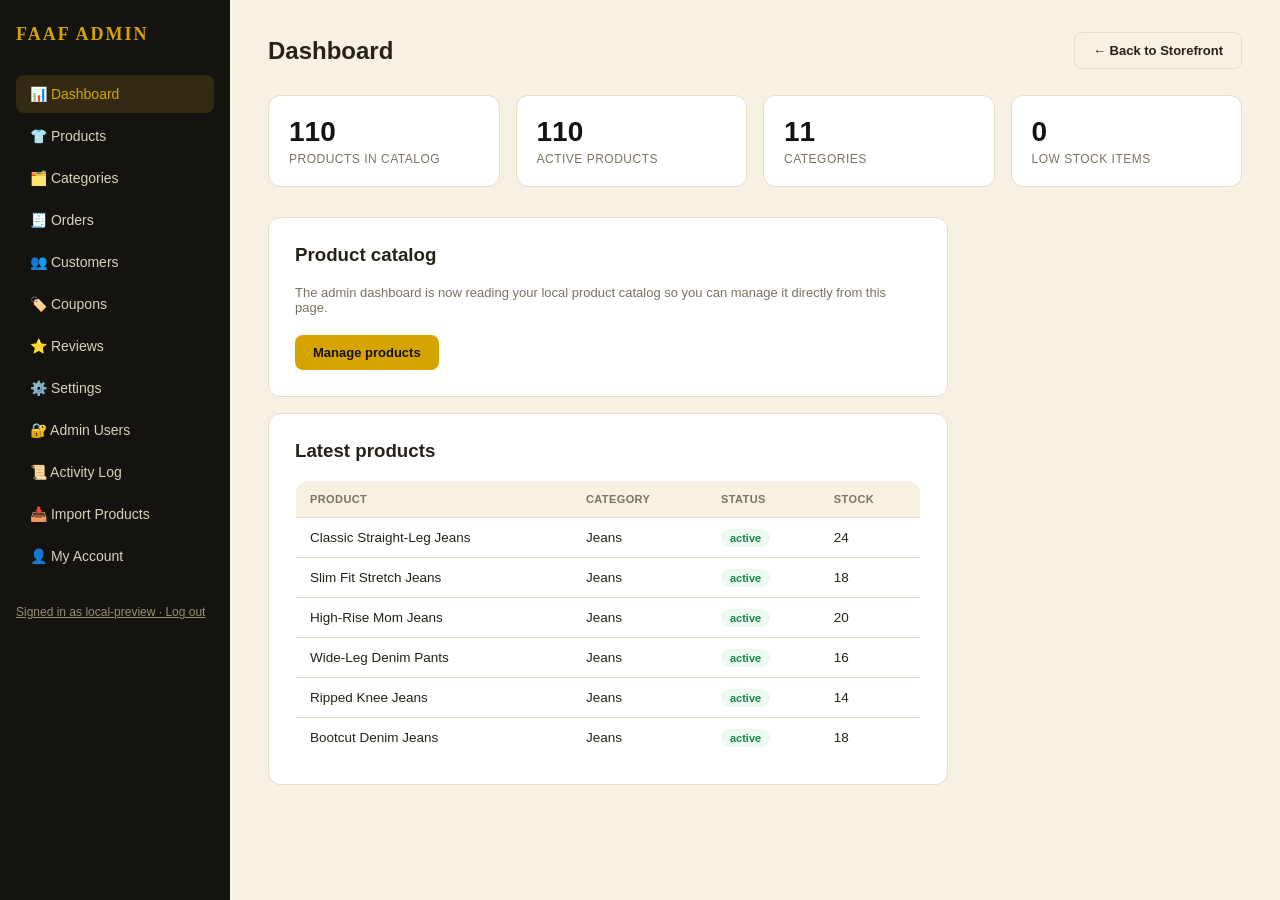
<file: admin/index.html>
<!doctype html>
<html lang="en">
<head>
  <meta charset="utf-8">
  <meta name="viewport" content="width=device-width, initial-scale=1">
  <title>FAAF Admin</title>
  <link rel="stylesheet" href="admin.css">
</head>
<body>
  <div id="app"></div>
  <script src="admin-shell.js"></script>
</body>
</html>
</file>
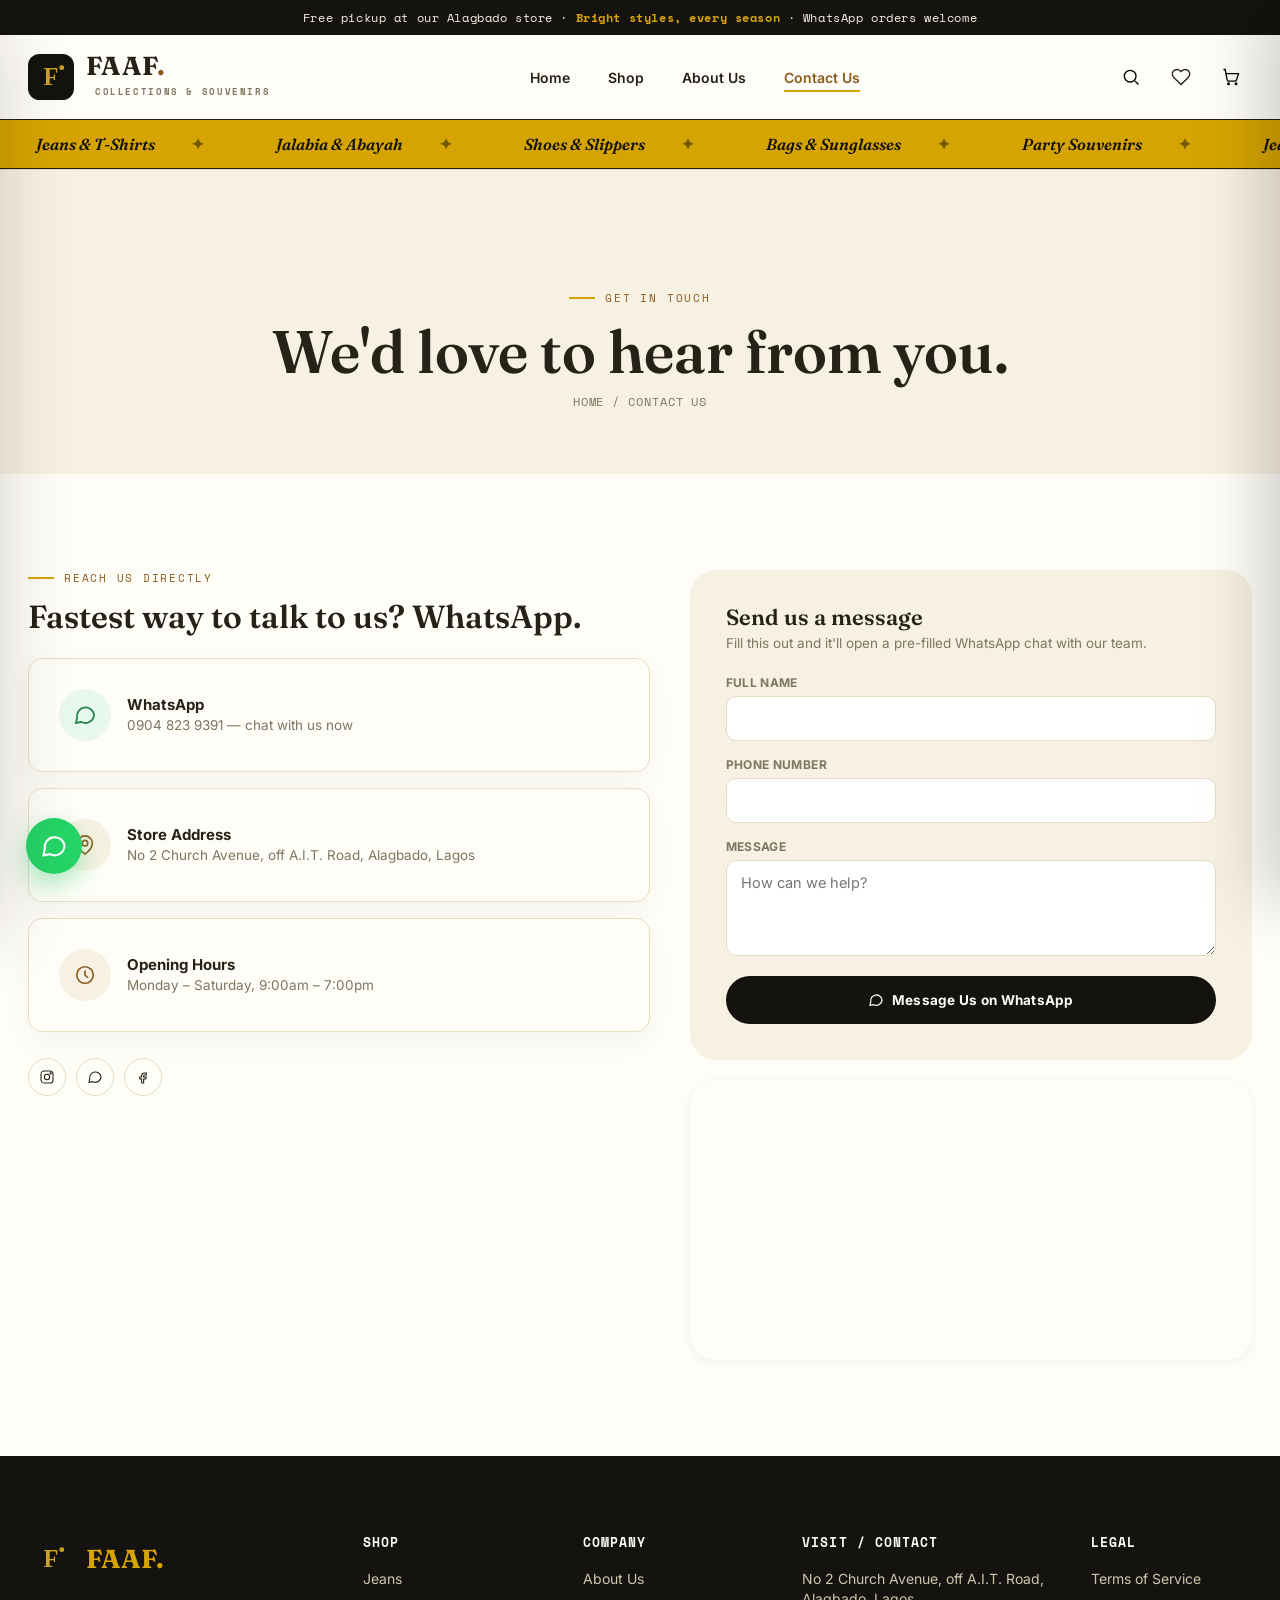
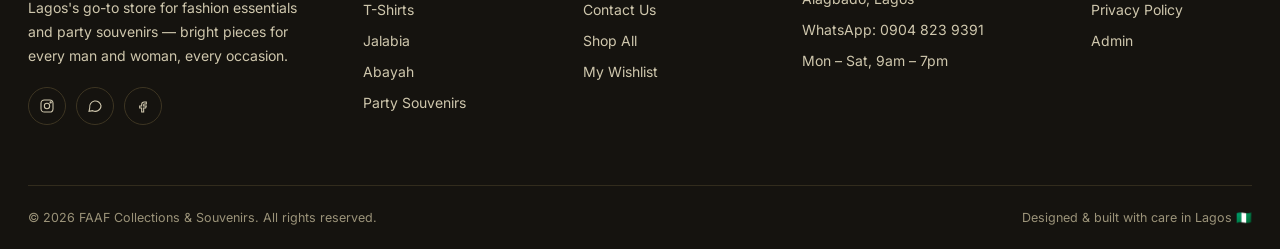
<file: contact.html>
<!DOCTYPE html>
<html lang="en">
<head>
<meta charset="UTF-8">
<meta name="viewport" content="width=device-width, initial-scale=1.0">
<title>Contact Us — FAAF Collections & Souvenirs</title>
<meta name="description" content="Get in touch with FAAF Collections & Souvenirs. Visit our Alagbado, Lagos store or chat with us on WhatsApp.">
<link rel="icon" type="image/svg+xml" href="assets/images/favicon.svg">
<meta name="ga-measurement-id" content=""> <!-- paste your GA4 Measurement ID here, e.g. G-XXXXXXXXXX, to enable analytics -->
<link rel="preconnect" href="https://fonts.googleapis.com">
<link rel="stylesheet" href="assets/css/style.css">
</head>
<body>

<div id="site-header" data-active="contact"></div>

<section class="page-header">
  <div class="container">
    <div class="eyebrow" style="justify-content:center;">Get In Touch</div>
    <h1>We'd love to hear from you.</h1>
    <div class="crumb">Home / Contact Us</div>
  </div>
</section>

<section class="section">
  <div class="container">
    <div class="hero-grid" style="min-height:auto;align-items:flex-start;">
      <div class="reveal">
        <div class="eyebrow">Reach Us Directly</div>
        <h2 style="font-size:32px;margin-bottom:24px;">Fastest way to talk to us? WhatsApp.</h2>

        <a href="https://wa.me/2349048239391?text=Hi%20FAAF%20Collections%2C%20I%20have%20a%20question!" target="_blank" class="t-card" style="display:flex;align-items:center;gap:16px;margin-bottom:16px;text-decoration:none;">
          <div style="width:52px;height:52px;border-radius:50%;background:#e9f8ef;display:flex;align-items:center;justify-content:center;flex-shrink:0;">
            <svg width="24" height="24" viewBox="0 0 24 24" fill="none" stroke="#1e8449" stroke-width="1.8"><path d="M21 11.5a8.5 8.5 0 0 1-12.4 7.5L3 20l1.1-5.4A8.5 8.5 0 1 1 21 11.5Z"/></svg>
          </div>
          <div><b style="display:block;font-size:15px;">WhatsApp</b><span style="font-size:13.5px;color:var(--muted);">0904 823 9391 — chat with us now</span></div>
        </a>

        <div class="t-card" style="display:flex;align-items:center;gap:16px;margin-bottom:16px;">
          <div style="width:52px;height:52px;border-radius:50%;background:var(--ivory);display:flex;align-items:center;justify-content:center;flex-shrink:0;">
            <svg width="22" height="22" viewBox="0 0 24 24" fill="none" stroke="var(--gold-deep)" stroke-width="1.8"><path d="M20 10c0 6-8 12-8 12S4 16 4 10a8 8 0 0 1 16 0Z"/><circle cx="12" cy="10" r="3"/></svg>
          </div>
          <div><b style="display:block;font-size:15px;">Store Address</b><span style="font-size:13.5px;color:var(--muted);">No 2 Church Avenue, off A.I.T. Road, Alagbado, Lagos</span></div>
        </div>

        <div class="t-card" style="display:flex;align-items:center;gap:16px;">
          <div style="width:52px;height:52px;border-radius:50%;background:var(--ivory);display:flex;align-items:center;justify-content:center;flex-shrink:0;">
            <svg width="22" height="22" viewBox="0 0 24 24" fill="none" stroke="var(--gold-deep)" stroke-width="1.8"><circle cx="12" cy="12" r="9"/><path d="M12 7v5l3 3"/></svg>
          </div>
          <div><b style="display:block;font-size:15px;">Opening Hours</b><span style="font-size:13.5px;color:var(--muted);">Monday – Saturday, 9:00am – 7:00pm</span></div>
        </div>

        <div class="social-row" style="margin-top:26px;">
          <a href="#" style="border-color:var(--border);color:var(--text);" aria-label="Instagram"><svg width="16" height="16" viewBox="0 0 24 24" fill="none" stroke="currentColor" stroke-width="1.6"><rect x="3" y="3" width="18" height="18" rx="5"/><circle cx="12" cy="12" r="4"/><circle cx="17.5" cy="6.5" r="1"/></svg></a>
          <a href="https://wa.me/2349048239391" style="border-color:var(--border);color:var(--text);" aria-label="WhatsApp"><svg width="16" height="16" viewBox="0 0 24 24" fill="none" stroke="currentColor" stroke-width="1.6"><path d="M21 11.5a8.5 8.5 0 0 1-12.4 7.5L3 20l1.1-5.4A8.5 8.5 0 1 1 21 11.5Z"/></svg></a>
          <a href="#" style="border-color:var(--border);color:var(--text);" aria-label="Facebook"><svg width="16" height="16" viewBox="0 0 24 24" fill="none" stroke="currentColor" stroke-width="1.6"><path d="M14 9h3V6h-3a4 4 0 0 0-4 4v2H7v3h3v6h3v-6h3l1-3h-4v-2a1 1 0 0 1 1-1Z"/></svg></a>
        </div>
      </div>

      <div class="reveal">
        <div class="form-card-wrap" style="background:var(--ivory);border-radius:var(--radius-lg);padding:36px;">
          <h3 style="font-size:22px;margin-bottom:6px;">Send us a message</h3>
          <p style="color:var(--muted);font-size:13.5px;margin-bottom:24px;">Fill this out and it'll open a pre-filled WhatsApp chat with our team.</p>
          <form id="contactForm">
            <div class="field"><label>Full Name</label><input type="text" id="cName" required></div>
            <div class="field"><label>Phone Number</label><input type="tel" id="cPhone" required></div>
            <div class="field"><label>Message</label><textarea id="cMessage" rows="4" required placeholder="How can we help?"></textarea></div>
            <button type="submit" class="btn btn-gold btn-block">
              <svg width="16" height="16" viewBox="0 0 24 24" fill="none" stroke="currentColor" stroke-width="1.8"><path d="M21 11.5a8.5 8.5 0 0 1-12.4 7.5L3 20l1.1-5.4A8.5 8.5 0 1 1 21 11.5Z"/></svg>
              Message Us on WhatsApp
            </button>
          </form>
        </div>

        <div style="margin-top:20px;border-radius:var(--radius-lg);overflow:hidden;box-shadow:var(--shadow-sm);">
          <iframe
            title="FAAF Collections store location map"
            width="100%" height="280" style="border:0;display:block;"
            loading="lazy"
            src="https://www.google.com/maps?q=No+2+Church+Avenue+off+A.I.T+Road+Alagbado+Lagos&output=embed">
          </iframe>
        </div>
      </div>
    </div>
  </div>
</section>

<div id="site-footer"></div>

<script src="assets/js/partials.js"></script>
<script src="assets/js/demo-data.js?v=static-demo-4"></script>
<script src="assets/js/main.js?v=static-demo-4"></script>
<script src="assets/js/cart.js"></script>
<script src="assets/js/wishlist.js"></script>
<script>
document.querySelector('#contactForm').addEventListener('submit', (e) => {
  e.preventDefault();
  const name = document.querySelector('#cName').value.trim();
  const phone = document.querySelector('#cPhone').value.trim();
  const message = document.querySelector('#cMessage').value.trim();
  const text = `Hello FAAF Collections! 👋\n\n*Name:* ${name}\n*Phone:* ${phone}\n\n*Message:*\n${message}`;
  window.open(`https://wa.me/2349048239391?text=${encodeURIComponent(text)}`, '_blank');
});
</script>
</body>
</html>
</file>
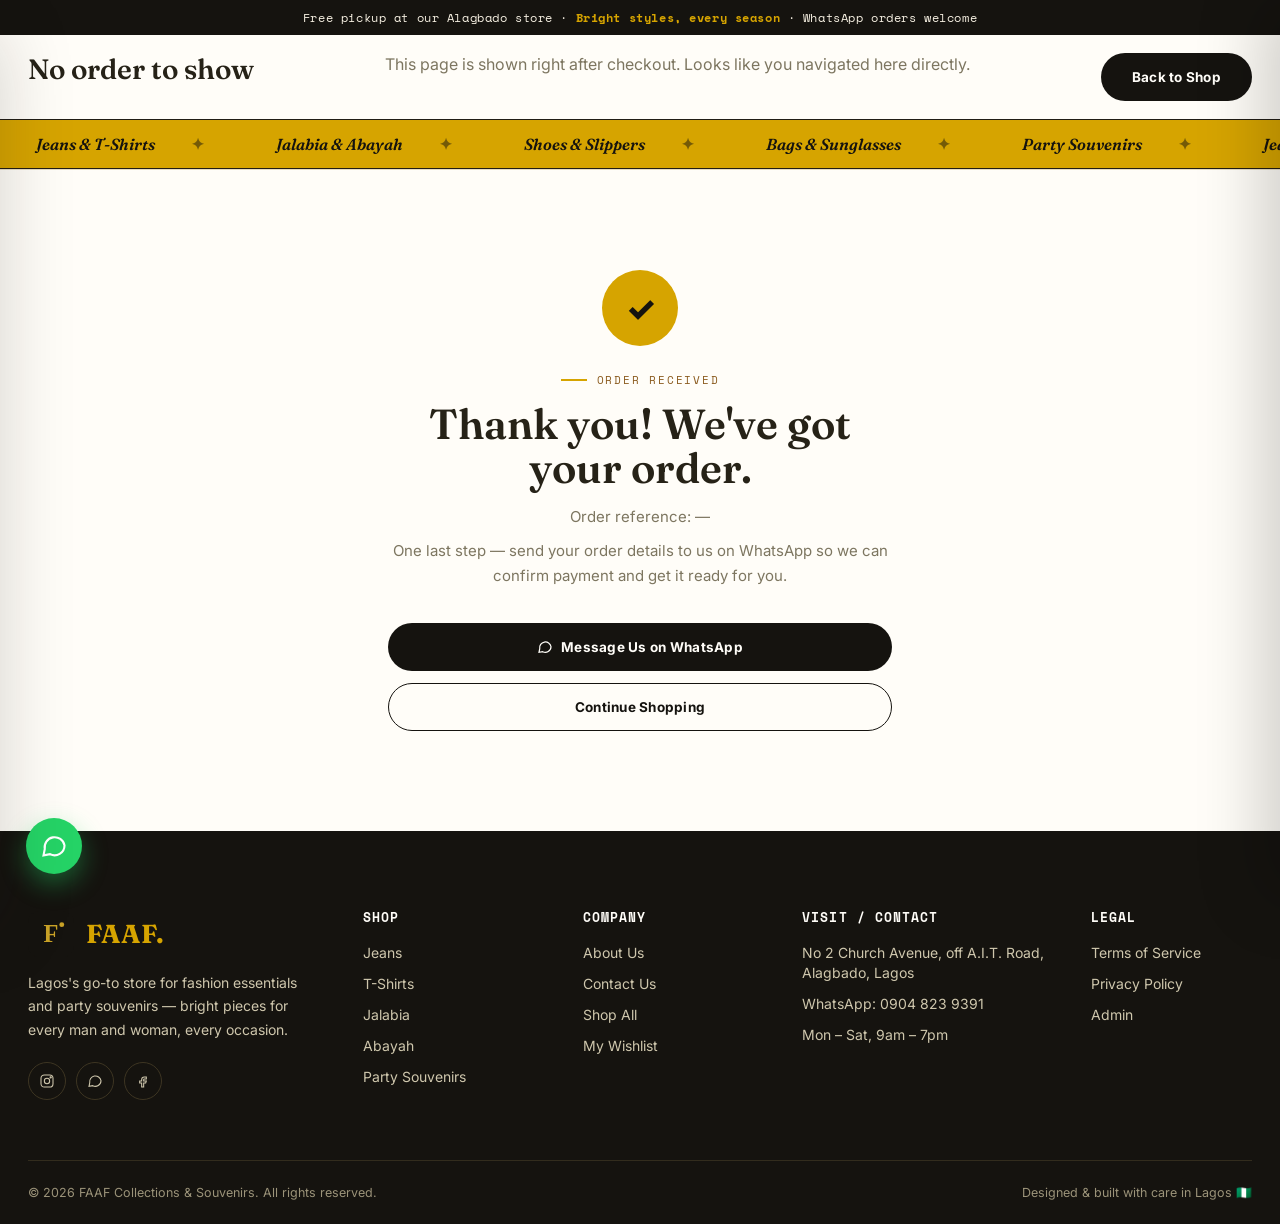
<file: order-confirmation.html>
<!DOCTYPE html>
<html lang="en">
<head>
<meta charset="UTF-8">
<meta name="viewport" content="width=device-width, initial-scale=1.0">
<title>Order Received — FAAF Collections & Souvenirs</title>
<meta name="robots" content="noindex">
<link rel="icon" type="image/svg+xml" href="assets/images/favicon.svg">
<meta name="ga-measurement-id" content=""> <!-- paste your GA4 Measurement ID here, e.g. G-XXXXXXXXXX, to enable analytics -->
<link rel="preconnect" href="https://fonts.googleapis.com">
<link rel="stylesheet" href="assets/css/style.css">
</head>
<body>

<div id="site-header" data-active=""></div>

<section class="section" style="padding:100px 0;">
  <div class="container" style="max-width:560px;text-align:center;">
    <div class="confirm-check">✓</div>
    <div class="eyebrow" style="justify-content:center;">Order Received</div>
    <h1 style="font-size:clamp(30px,4vw,42px);margin-bottom:14px;">Thank you! We've got your order.</h1>
    <p style="color:var(--muted);font-size:15px;line-height:1.7;margin-bottom:8px;" id="confirmRefLine">Order reference: —</p>
    <p style="color:var(--muted);font-size:15px;line-height:1.7;margin-bottom:34px;">
      One last step — send your order details to us on WhatsApp so we can confirm payment and get it ready for you.
    </p>
    <a id="confirmWaBtn" href="#" class="btn btn-gold" style="width:100%;">
      <svg width="16" height="16" viewBox="0 0 24 24" fill="none" stroke="currentColor" stroke-width="1.8"><path d="M21 11.5a8.5 8.5 0 0 1-12.4 7.5L3 20l1.1-5.4A8.5 8.5 0 1 1 21 11.5Z"/></svg>
      Message Us on WhatsApp
    </a>
    <a href="shop.html" class="btn btn-outline" style="width:100%;margin-top:12px;">Continue Shopping</a>
  </div>
</section>

<div id="site-footer"></div>

<script src="assets/js/partials.js"></script>
<script src="assets/js/demo-data.js?v=static-demo-4"></script>
<script src="assets/js/main.js?v=static-demo-4"></script>
<script src="assets/js/cart.js"></script>
<script src="assets/js/wishlist.js"></script>
<script>
document.addEventListener('partialsReady', () => {
  const params = new URLSearchParams(window.location.search);
  const ref = params.get('ref');
  const wa = params.get('wa');

  if (!ref || !wa) {
    document.querySelector('.container').innerHTML = `
      <h1 style="font-size:28px;margin-bottom:14px;">No order to show</h1>
      <p style="color:var(--muted);margin-bottom:26px;">This page is shown right after checkout. Looks like you navigated here directly.</p>
      <a href="shop.html" class="btn btn-gold">Back to Shop</a>
    `;
    return;
  }

  document.querySelector('#confirmRefLine').textContent = `Order reference: ${ref}`;
  const waBtn = document.querySelector('#confirmWaBtn');
  waBtn.href = wa;

  // open WhatsApp automatically in a new tab for convenience
  window.open(wa, '_blank');
});
</script>
</body>
</html>
</file>
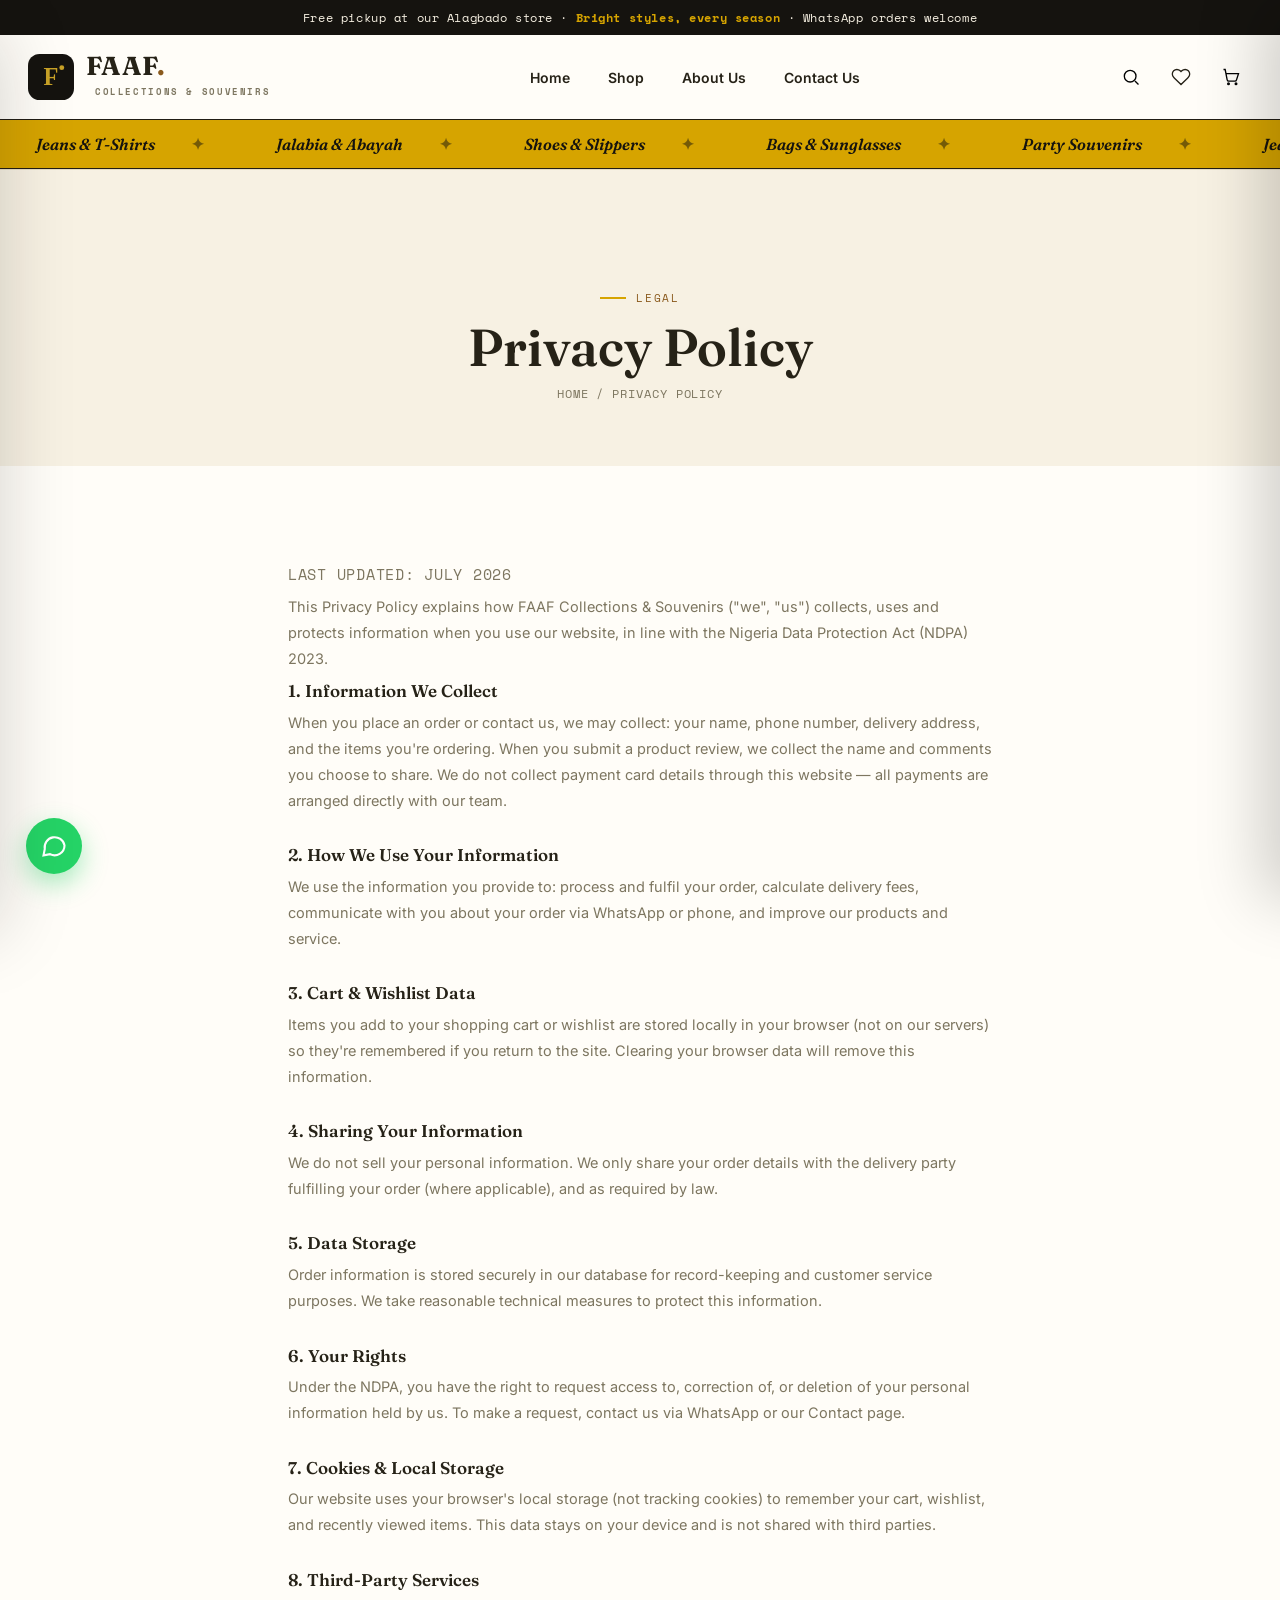
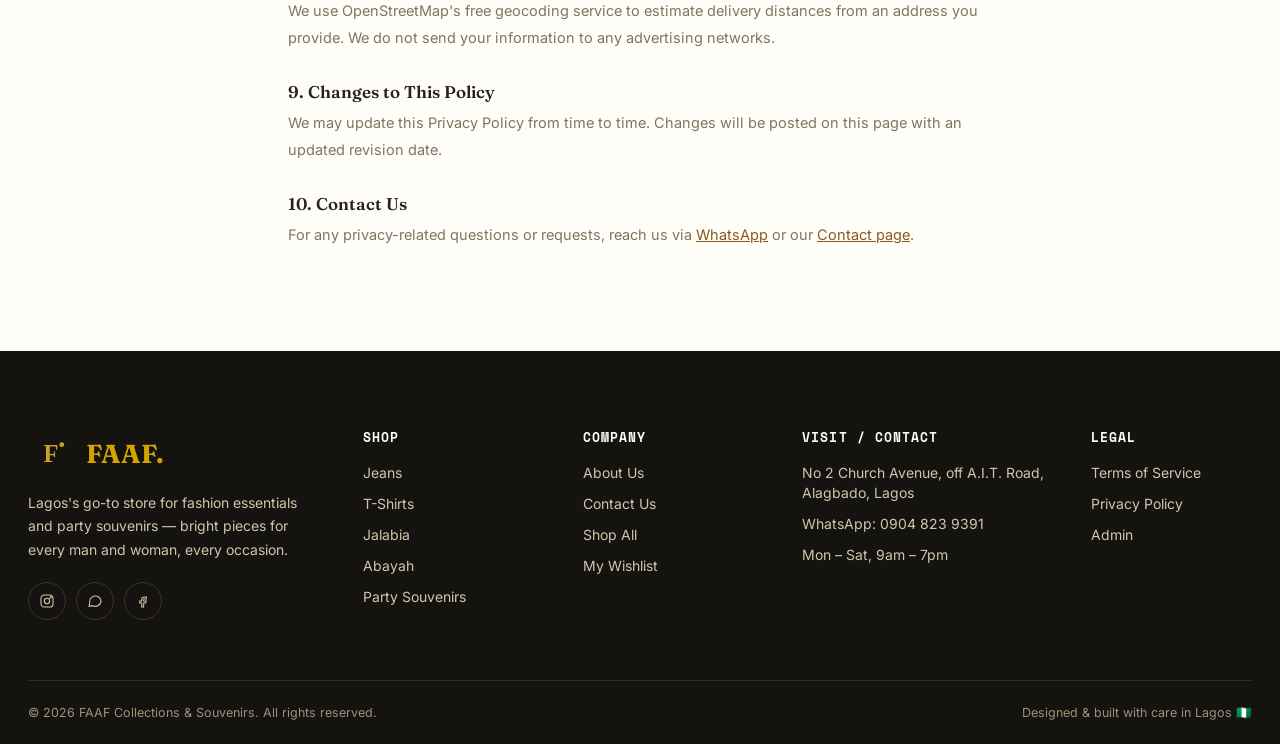
<file: privacy.html>
<!DOCTYPE html>
<html lang="en">
<head>
<meta charset="UTF-8">
<meta name="viewport" content="width=device-width, initial-scale=1.0">
<title>Privacy Policy — FAAF Collections & Souvenirs</title>
<link rel="icon" type="image/svg+xml" href="assets/images/favicon.svg">
<meta name="ga-measurement-id" content=""> <!-- paste your GA4 Measurement ID here, e.g. G-XXXXXXXXXX, to enable analytics -->
<link rel="preconnect" href="https://fonts.googleapis.com">
<link rel="stylesheet" href="assets/css/style.css">
</head>
<body>

<div id="site-header" data-active=""></div>

<section class="page-header">
  <div class="container">
    <div class="eyebrow" style="justify-content:center;">Legal</div>
    <h1 style="font-size:clamp(32px,5vw,52px);">Privacy Policy</h1>
    <div class="crumb">Home / Privacy Policy</div>
  </div>
</section>

<section class="section">
  <div class="container" style="max-width:760px;">
    <div class="legal-content reveal">
      <p class="legal-updated">Last updated: July 2026</p>

      <p>This Privacy Policy explains how FAAF Collections &amp; Souvenirs ("we", "us") collects, uses and protects information when you use our website, in line with the Nigeria Data Protection Act (NDPA) 2023.</p>

      <h3>1. Information We Collect</h3>
      <p>When you place an order or contact us, we may collect: your name, phone number, delivery address, and the items you're ordering. When you submit a product review, we collect the name and comments you choose to share. We do not collect payment card details through this website — all payments are arranged directly with our team.</p>

      <h3>2. How We Use Your Information</h3>
      <p>We use the information you provide to: process and fulfil your order, calculate delivery fees, communicate with you about your order via WhatsApp or phone, and improve our products and service.</p>

      <h3>3. Cart &amp; Wishlist Data</h3>
      <p>Items you add to your shopping cart or wishlist are stored locally in your browser (not on our servers) so they're remembered if you return to the site. Clearing your browser data will remove this information.</p>

      <h3>4. Sharing Your Information</h3>
      <p>We do not sell your personal information. We only share your order details with the delivery party fulfilling your order (where applicable), and as required by law.</p>

      <h3>5. Data Storage</h3>
      <p>Order information is stored securely in our database for record-keeping and customer service purposes. We take reasonable technical measures to protect this information.</p>

      <h3>6. Your Rights</h3>
      <p>Under the NDPA, you have the right to request access to, correction of, or deletion of your personal information held by us. To make a request, contact us via WhatsApp or our Contact page.</p>

      <h3>7. Cookies &amp; Local Storage</h3>
      <p>Our website uses your browser's local storage (not tracking cookies) to remember your cart, wishlist, and recently viewed items. This data stays on your device and is not shared with third parties.</p>

      <h3>8. Third-Party Services</h3>
      <p>We use OpenStreetMap's free geocoding service to estimate delivery distances from an address you provide. We do not send your information to any advertising networks.</p>

      <h3>9. Changes to This Policy</h3>
      <p>We may update this Privacy Policy from time to time. Changes will be posted on this page with an updated revision date.</p>

      <h3>10. Contact Us</h3>
      <p>For any privacy-related questions or requests, reach us via <a href="https://wa.me/2349048239391">WhatsApp</a> or our <a href="contact.html">Contact page</a>.</p>
    </div>
  </div>
</section>

<div id="site-footer"></div>

<script src="assets/js/partials.js"></script>
<script src="assets/js/demo-data.js?v=static-demo-4"></script>
<script src="assets/js/main.js?v=static-demo-4"></script>
<script src="assets/js/cart.js"></script>
<script src="assets/js/wishlist.js"></script>
</body>
</html>
</file>
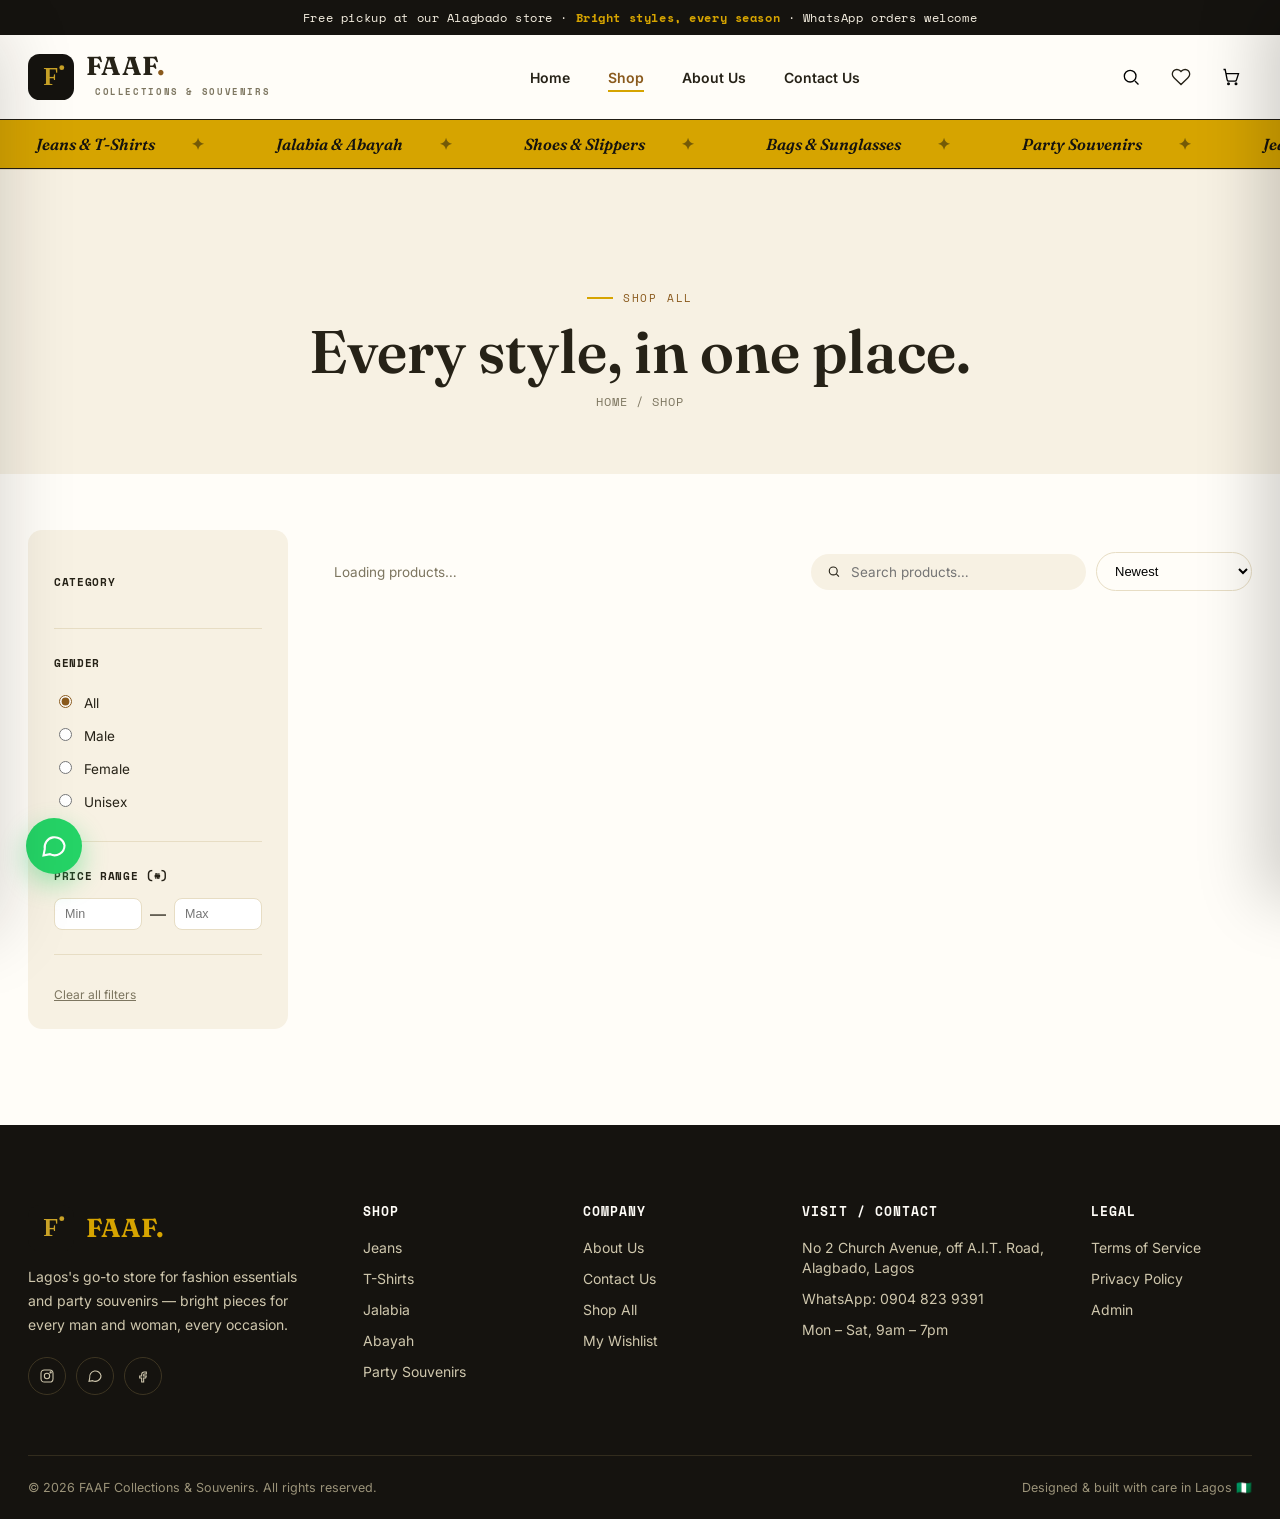
<file: shop.html>
<!DOCTYPE html>
<html lang="en">
<head>
<meta charset="UTF-8">
<meta name="viewport" content="width=device-width, initial-scale=1.0">
<title>Shop All — FAAF Collections & Souvenirs</title>
<meta name="description" content="Browse jeans, t-shirts, jean skirts, short dresses, Jalabia, Abayah, shoes, slippers, bags, sunglasses and party souvenirs for men and women.">
<link rel="icon" type="image/svg+xml" href="assets/images/favicon.svg">
<meta name="ga-measurement-id" content=""> <!-- paste your GA4 Measurement ID here, e.g. G-XXXXXXXXXX, to enable analytics -->
<link rel="preconnect" href="https://fonts.googleapis.com">
<link rel="stylesheet" href="assets/css/style.css">
</head>
<body>

<div id="site-header" data-active="shop"></div>

<section class="page-header">
  <div class="container">
    <div class="eyebrow" style="justify-content:center;">Shop All</div>
    <h1>Every style, in one place.</h1>
    <div class="crumb">Home / Shop</div>
  </div>
</section>

<section class="section" style="padding-top:56px;">
  <div class="container">
    <div class="shop-layout">

      <!-- ===== Filters sidebar ===== -->
      <aside class="shop-filters reveal">
        <div class="filter-group">
          <h5>Category</h5>
          <div id="categoryFilters"><!-- injected --></div>
        </div>
        <div class="filter-group">
          <h5>Gender</h5>
          <label class="filter-option"><span><input type="radio" name="genderFilter" value="" checked> All</span></label>
          <label class="filter-option"><span><input type="radio" name="genderFilter" value="male"> Male</span></label>
          <label class="filter-option"><span><input type="radio" name="genderFilter" value="female"> Female</span></label>
          <label class="filter-option"><span><input type="radio" name="genderFilter" value="unisex"> Unisex</span></label>
        </div>
        <div class="filter-group">
          <h5>Price Range (₦)</h5>
          <div class="price-range">
            <input type="number" id="minPrice" placeholder="Min">
            <span>—</span>
            <input type="number" id="maxPrice" placeholder="Max">
          </div>
        </div>
        <span class="clear-filters" onclick="clearAllFilters()">Clear all filters</span>
      </aside>

      <!-- ===== Products ===== -->
      <div>
        <div class="active-chips" id="activeChips"></div>
        <div class="shop-toolbar">
          <span class="count" id="resultCount">Loading products…</span>
          <div class="toolbar-right">
            <div class="shop-search">
              <svg width="15" height="15" viewBox="0 0 24 24" fill="none" stroke="currentColor" stroke-width="2"><circle cx="11" cy="11" r="7"/><path d="m21 21-4.3-4.3"/></svg>
              <input type="text" id="shopSearchInput" placeholder="Search products…">
            </div>
            <select class="sort-select" id="sortSelect">
              <option value="newest">Newest</option>
              <option value="price_asc">Price: Low to High</option>
              <option value="price_desc">Price: High to Low</option>
              <option value="name_asc">Name: A–Z</option>
            </select>
          </div>
        </div>

        <div class="product-grid cols-shop" id="shopGrid">
          <!-- skeletons / products injected by JS -->
        </div>
        <div class="pagination" id="shopPagination"></div>
      </div>

    </div>
  </div>
</section>

<div id="site-footer"></div>

<!-- Quick View Modal -->
<div class="modal-overlay" id="quickViewModal">
  <div class="modal-box" style="max-width:820px;">
    <div class="qv-grid" id="quickViewContent"><!-- injected --></div>
  </div>
</div>

<script src="assets/js/partials.js"></script>
<script src="assets/js/demo-data.js?v=static-demo-4"></script>
<script src="assets/js/main.js?v=static-demo-4"></script>
<script src="assets/js/cart.js"></script>
<script src="assets/js/wishlist.js"></script>
<script src="assets/js/shop.js"></script>
</body>
</html>
</file>
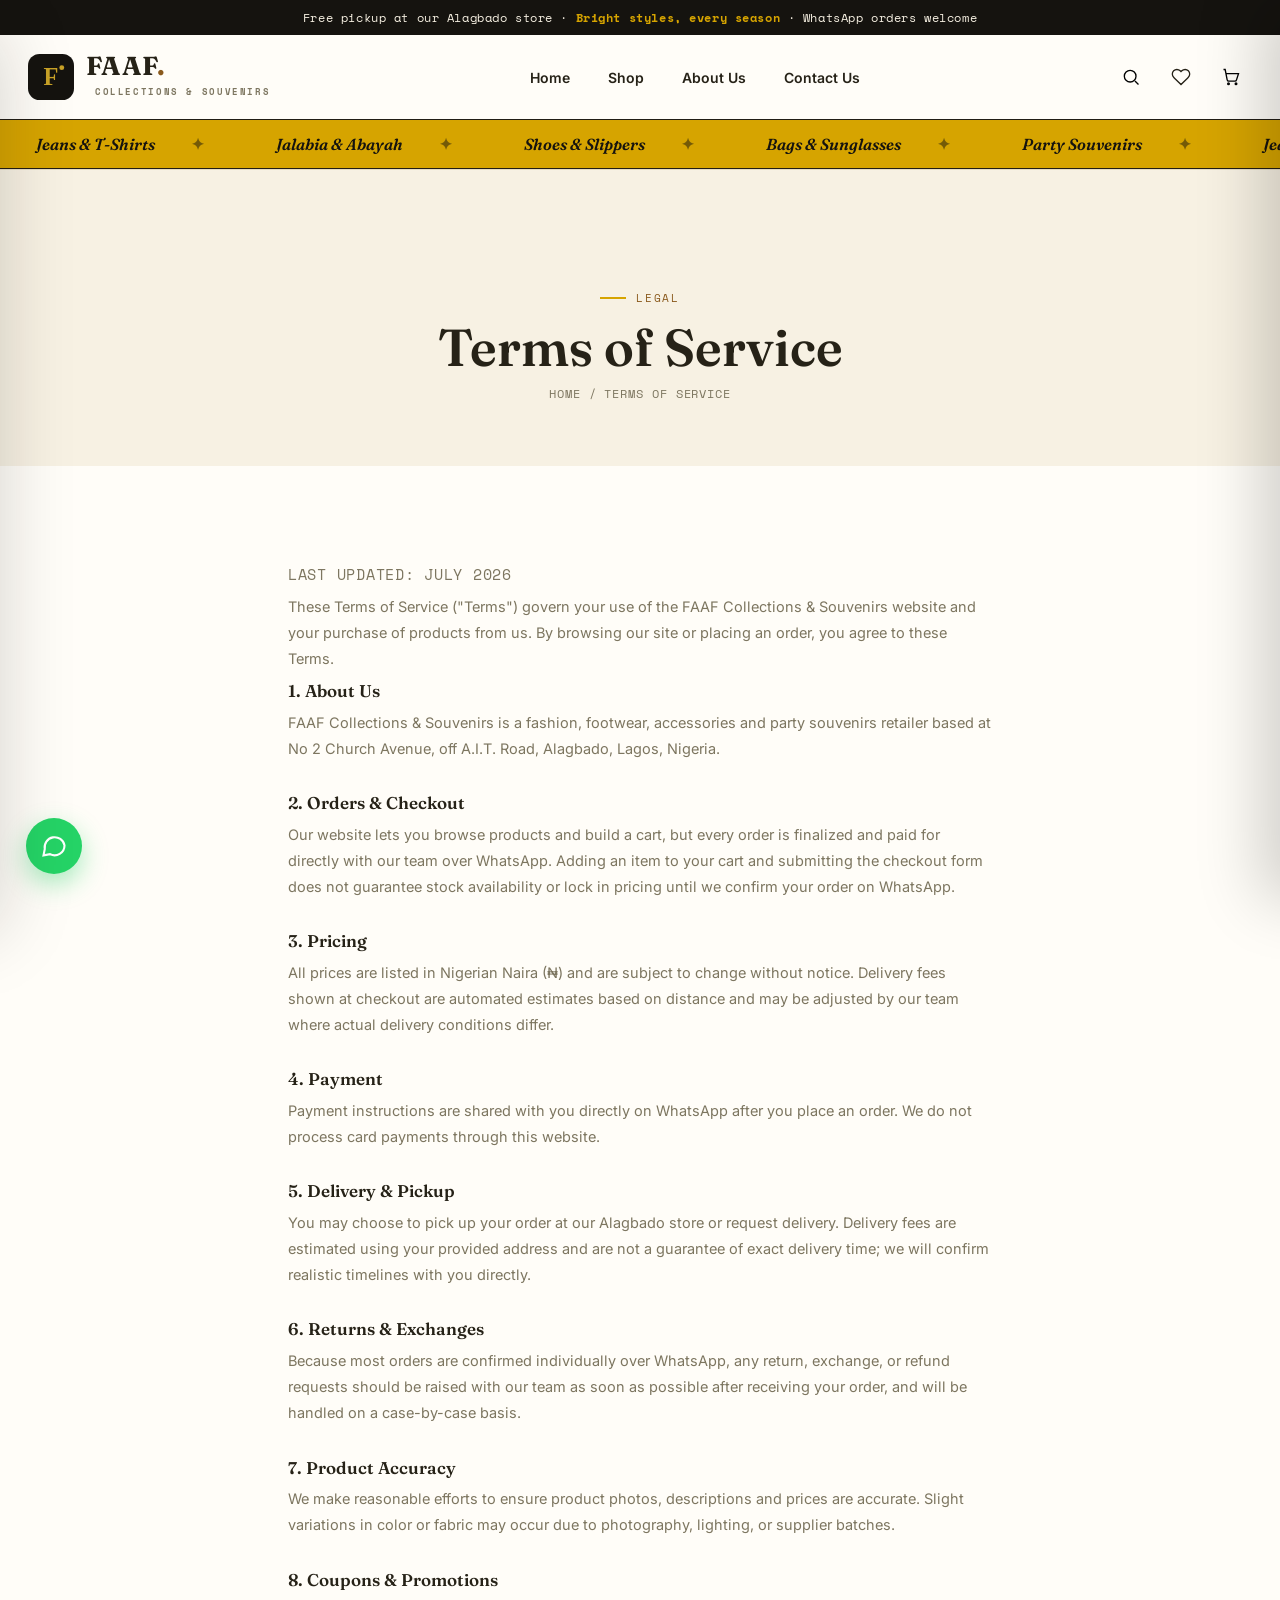
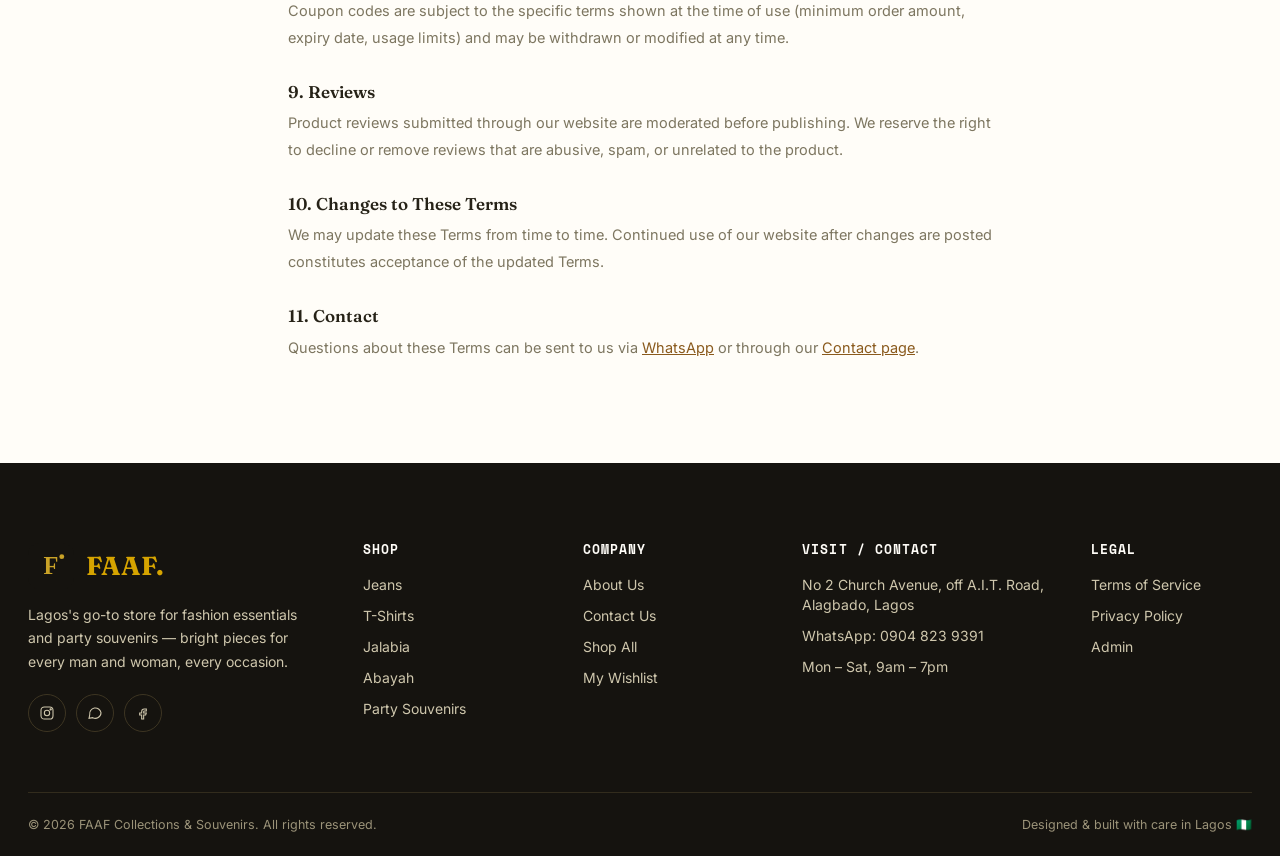
<file: terms.html>
<!DOCTYPE html>
<html lang="en">
<head>
<meta charset="UTF-8">
<meta name="viewport" content="width=device-width, initial-scale=1.0">
<title>Terms of Service — FAAF Collections & Souvenirs</title>
<link rel="icon" type="image/svg+xml" href="assets/images/favicon.svg">
<meta name="ga-measurement-id" content=""> <!-- paste your GA4 Measurement ID here, e.g. G-XXXXXXXXXX, to enable analytics -->
<link rel="preconnect" href="https://fonts.googleapis.com">
<link rel="stylesheet" href="assets/css/style.css">
</head>
<body>

<div id="site-header" data-active=""></div>

<section class="page-header">
  <div class="container">
    <div class="eyebrow" style="justify-content:center;">Legal</div>
    <h1 style="font-size:clamp(32px,5vw,52px);">Terms of Service</h1>
    <div class="crumb">Home / Terms of Service</div>
  </div>
</section>

<section class="section">
  <div class="container" style="max-width:760px;">
    <div class="legal-content reveal">
      <p class="legal-updated">Last updated: July 2026</p>

      <p>These Terms of Service ("Terms") govern your use of the FAAF Collections &amp; Souvenirs website and your purchase of products from us. By browsing our site or placing an order, you agree to these Terms.</p>

      <h3>1. About Us</h3>
      <p>FAAF Collections &amp; Souvenirs is a fashion, footwear, accessories and party souvenirs retailer based at No 2 Church Avenue, off A.I.T. Road, Alagbado, Lagos, Nigeria.</p>

      <h3>2. Orders &amp; Checkout</h3>
      <p>Our website lets you browse products and build a cart, but every order is finalized and paid for directly with our team over WhatsApp. Adding an item to your cart and submitting the checkout form does not guarantee stock availability or lock in pricing until we confirm your order on WhatsApp.</p>

      <h3>3. Pricing</h3>
      <p>All prices are listed in Nigerian Naira (₦) and are subject to change without notice. Delivery fees shown at checkout are automated estimates based on distance and may be adjusted by our team where actual delivery conditions differ.</p>

      <h3>4. Payment</h3>
      <p>Payment instructions are shared with you directly on WhatsApp after you place an order. We do not process card payments through this website.</p>

      <h3>5. Delivery &amp; Pickup</h3>
      <p>You may choose to pick up your order at our Alagbado store or request delivery. Delivery fees are estimated using your provided address and are not a guarantee of exact delivery time; we will confirm realistic timelines with you directly.</p>

      <h3>6. Returns &amp; Exchanges</h3>
      <p>Because most orders are confirmed individually over WhatsApp, any return, exchange, or refund requests should be raised with our team as soon as possible after receiving your order, and will be handled on a case-by-case basis.</p>

      <h3>7. Product Accuracy</h3>
      <p>We make reasonable efforts to ensure product photos, descriptions and prices are accurate. Slight variations in color or fabric may occur due to photography, lighting, or supplier batches.</p>

      <h3>8. Coupons &amp; Promotions</h3>
      <p>Coupon codes are subject to the specific terms shown at the time of use (minimum order amount, expiry date, usage limits) and may be withdrawn or modified at any time.</p>

      <h3>9. Reviews</h3>
      <p>Product reviews submitted through our website are moderated before publishing. We reserve the right to decline or remove reviews that are abusive, spam, or unrelated to the product.</p>

      <h3>10. Changes to These Terms</h3>
      <p>We may update these Terms from time to time. Continued use of our website after changes are posted constitutes acceptance of the updated Terms.</p>

      <h3>11. Contact</h3>
      <p>Questions about these Terms can be sent to us via <a href="https://wa.me/2349048239391">WhatsApp</a> or through our <a href="contact.html">Contact page</a>.</p>
    </div>
  </div>
</section>

<div id="site-footer"></div>

<script src="assets/js/partials.js"></script>
<script src="assets/js/demo-data.js?v=static-demo-4"></script>
<script src="assets/js/main.js?v=static-demo-4"></script>
<script src="assets/js/cart.js"></script>
<script src="assets/js/wishlist.js"></script>
</body>
</html>
</file>
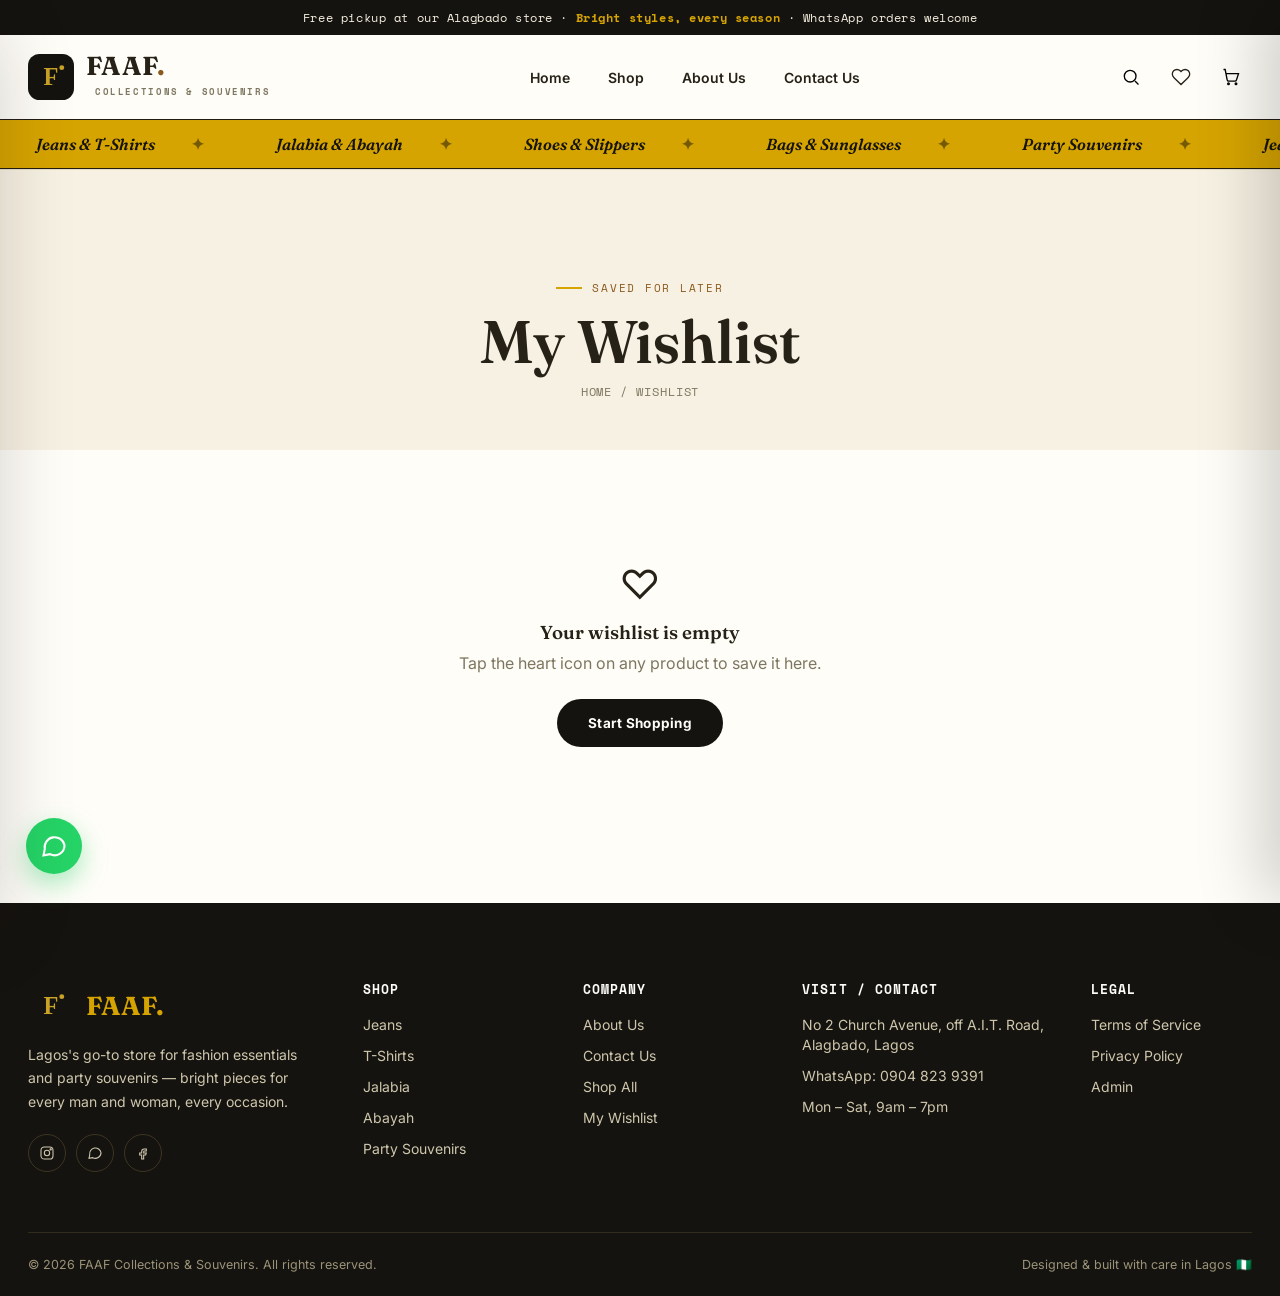
<file: wishlist.html>
<!DOCTYPE html>
<html lang="en">
<head>
<meta charset="UTF-8">
<meta name="viewport" content="width=device-width, initial-scale=1.0">
<title>My Wishlist — FAAF Collections & Souvenirs</title>
<link rel="icon" type="image/svg+xml" href="assets/images/favicon.svg">
<meta name="ga-measurement-id" content=""> <!-- paste your GA4 Measurement ID here, e.g. G-XXXXXXXXXX, to enable analytics -->
<link rel="preconnect" href="https://fonts.googleapis.com">
<link rel="stylesheet" href="assets/css/style.css">
</head>
<body>

<div id="site-header" data-active=""></div>

<section class="page-header" style="padding:110px 0 50px;">
  <div class="eyebrow" style="justify-content:center;">Saved For Later</div>
  <h1>My Wishlist</h1>
  <div class="crumb">Home / Wishlist</div>
</section>

<section class="section" style="padding-top:50px;">
  <div class="container">
    <div class="product-grid reveal" id="wishlistGrid"></div>
    <div class="empty-wishlist" id="emptyWishlist" style="display:none;text-align:center;padding:60px 20px;">
      <div style="font-size:40px;margin-bottom:14px;">♡</div>
      <h3 style="margin-bottom:10px;">Your wishlist is empty</h3>
      <p style="color:var(--muted);margin-bottom:26px;">Tap the heart icon on any product to save it here.</p>
      <a href="shop.html" class="btn btn-gold">Start Shopping</a>
    </div>
  </div>
</section>

<div id="site-footer"></div>

<script src="assets/js/partials.js"></script>
<script src="assets/js/demo-data.js?v=static-demo-4"></script>
<script src="assets/js/main.js?v=static-demo-4"></script>
<script src="assets/js/cart.js"></script>
<script src="assets/js/wishlist.js"></script>
<script>
function renderWishlistPage() {
  const list = getWishlist();
  const grid = document.querySelector('#wishlistGrid');
  const empty = document.querySelector('#emptyWishlist');

  if (!list.length) {
    grid.style.display = 'none';
    empty.style.display = 'block';
    return;
  }
  grid.style.display = '';
  empty.style.display = 'none';

  grid.innerHTML = list.map(p => `
    <div class="product-card">
      <a href="product.html?slug=${p.slug}" class="frame">
        <img class="main" src="${escapeHtml(p.image || 'https://placehold.co/600x740/c9a227/15130f?text=FAAF')}" alt="${escapeHtml(p.name)}">
        <div class="product-quick">
          <button class="qa-btn" onclick="event.preventDefault();moveToCart(${p.product_id})">Add to Bag</button>
        </div>
      </a>
      <button class="wishlist-heart active" onclick="event.preventDefault();removeAndRerender(${p.product_id})" aria-label="Remove from wishlist">
        <svg viewBox="0 0 24 24" stroke-width="1.8"><path d="M20.8 4.6a5.5 5.5 0 0 0-7.8 0L12 5.6l-1-1a5.5 5.5 0 0 0-7.8 7.8l1 1L12 21l7.8-7.6 1-1a5.5 5.5 0 0 0 0-7.8Z"/></svg>
      </button>
      <div class="product-info">
        <a href="product.html?slug=${p.slug}"><h3>${escapeHtml(p.name)}</h3></a>
        <div class="price"><span class="now">${formatCurrency(p.price)}</span></div>
      </div>
    </div>
  `).join('');
}

function moveToCart(productId) {
  const item = getWishlist().find(w => w.product_id === productId);
  if (!item) return;
  addToCart({ product_id: item.product_id, name: item.name, price: item.price, image: item.image, quantity: 1 });
}

function removeAndRerender(productId) {
  removeFromWishlist(productId);
  renderWishlistPage();
}

document.addEventListener('partialsReady', renderWishlistPage);
</script>
</body>
</html>
</file>
<file: admin/admin.css>
:root{
  --gold:#d6a400;
  --gold-deep:#9c7a16;
  --black:#15130f;
  --white:#fffdf8;
  --cream:#f7f1e3;
  --border:#e7ddc4;
  --text:#262217;
  --muted:#7a7361;
  --danger:#c0392b;
  --radius:10px;
}
*{box-sizing:border-box;}
body{margin:0;font-family:'Inter',-apple-system,Segoe UI,sans-serif;background:var(--cream);color:var(--text);}
a{color:var(--gold-deep);}
.login-body{display:flex;align-items:center;justify-content:center;min-height:100vh;background:linear-gradient(160deg,#15130f,#2b2515 60%,#3a2f17);}
.login-card{background:var(--white);padding:48px 40px;border-radius:16px;width:340px;max-width:90vw;box-shadow:0 30px 60px rgba(0,0,0,.4);text-align:center;}
.login-mark{font-family:Georgia,serif;font-weight:700;letter-spacing:4px;color:var(--gold-deep);font-size:14px;margin-bottom:6px;}
.login-card h1{font-size:22px;margin:0 0 6px;}
.muted{color:var(--muted);font-size:13px;margin:0 0 20px;}
.login-card form{display:flex;flex-direction:column;gap:6px;text-align:left;}
.login-card label{font-size:12px;font-weight:600;color:var(--muted);margin-top:8px;}
.login-card input{padding:11px 12px;border:1px solid var(--border);border-radius:8px;font-size:14px;}
.login-card button{margin-top:18px;background:var(--gold);border:none;padding:12px;border-radius:8px;font-weight:700;cursor:pointer;color:var(--black);transition:.2s;}
.login-card button:hover{background:var(--gold-deep);color:#fff;}
.alert-error{background:#fdecea;color:var(--danger);padding:10px 12px;border-radius:8px;font-size:13px;margin-bottom:10px;}
@media(max-width:420px){
  .login-card{padding:34px 24px;}
}
.alert-success{background:#eafaf1;color:#1e8449;padding:10px 12px;border-radius:8px;font-size:13px;margin-bottom:14px;}

/* ---- Shell ---- */
.shell{display:flex;min-height:100vh;}
.sidebar{width:230px;background:var(--black);color:#f1ead7;flex-shrink:0;padding:24px 16px;}
.sidebar .brand{font-family:Georgia,serif;letter-spacing:2px;color:var(--gold);font-weight:700;margin-bottom:30px;font-size:18px;}
.sidebar nav a{display:block;color:#d9d2bd;text-decoration:none;padding:11px 14px;border-radius:8px;font-size:14px;margin-bottom:4px;}
.sidebar nav a:hover,.sidebar nav a.active{background:rgba(201,162,39,.16);color:var(--gold);}
.sidebar .logout{margin-top:30px;display:block;font-size:12px;color:#998f72;}
.main{flex:1;padding:32px 38px;max-width:1200px;}
.topbar{display:flex;justify-content:space-between;align-items:center;margin-bottom:26px;}
.topbar h1{font-size:24px;margin:0;}
.btn{display:inline-flex;align-items:center;gap:6px;background:var(--gold);color:var(--black);border:none;padding:10px 18px;border-radius:8px;font-weight:700;font-size:13px;cursor:pointer;text-decoration:none;}
.btn:hover{background:var(--gold-deep);color:#fff;}
.btn-outline{background:none;border:1px solid var(--border);color:var(--text);}
.btn-danger{background:#fdecea;color:var(--danger);}
.btn-sm{padding:8px 12px;font-size:12px;}
.cards-row{display:grid;grid-template-columns:repeat(auto-fit,minmax(180px,1fr));gap:16px;margin-bottom:30px;}
.stat-card{background:#fff;border:1px solid var(--border);border-radius:12px;padding:20px;}
.stat-card .num{font-size:28px;font-weight:800;color:var(--black);}
.stat-card .label{font-size:12px;color:var(--muted);text-transform:uppercase;letter-spacing:.5px;margin-top:4px;}
table{width:100%;border-collapse:collapse;background:#fff;border-radius:12px;overflow:hidden;border:1px solid var(--border);}
th,td{padding:12px 14px;text-align:left;font-size:13.5px;border-bottom:1px solid var(--border);}
th{background:var(--cream);font-size:11px;text-transform:uppercase;letter-spacing:.4px;color:var(--muted);}
tr:last-child td{border-bottom:none;}
.badge{padding:3px 9px;border-radius:20px;font-size:11px;font-weight:700;}
.badge-active{background:#eafaf1;color:#1e8449;}
.badge-draft{background:#f3f1ea;color:var(--muted);}
.badge-pending{background:#fff6e0;color:#9c7a16;}
.badge-confirmed{background:#eaf3fa;color:#1c5d8c;}
.form-card{background:#fff;border:1px solid var(--border);border-radius:12px;padding:26px;max-width:680px;}
.form-grid{display:grid;grid-template-columns:1fr 1fr;gap:16px;}
.form-grid .full{grid-column:1/-1;}
.form-card label{display:block;font-size:12px;font-weight:700;color:var(--muted);margin:0 0 5px;}
.form-card input,.form-card select,.form-card textarea{width:100%;padding:10px 12px;border:1px solid var(--border);border-radius:8px;font-size:14px;font-family:inherit;margin-bottom:14px;}
.icon-link{color:var(--muted);text-decoration:none;font-size:13px;margin-right:10px;}
.icon-link:hover{color:var(--gold-deep);}
.empty-state{text-align:center;padding:60px 20px;color:var(--muted);}
.bulk-actions{display:flex;align-items:center;gap:12px;margin:0 0 12px;flex-wrap:wrap;}
.quick-delete-form{display:flex;justify-content:flex-end;margin:-16px 0 16px;}
.row-actions{display:flex;gap:8px;align-items:center;flex-wrap:wrap;}
.action-btn{
  display:inline-flex;align-items:center;justify-content:center;min-height:30px;
  padding:6px 10px;border:1px solid var(--border);border-radius:8px;background:#fff;
  color:var(--text);text-decoration:none;font-size:12px;font-weight:700;cursor:pointer;
}
.action-btn:hover{border-color:var(--gold);color:var(--gold-deep);}
.action-btn.primary{background:var(--black);border-color:var(--black);color:#fff;}
.action-btn.danger{background:#fdecea;border-color:#f6c8c3;color:var(--danger);}

/* ---- Mobile admin topbar / sidebar drawer ---- */
.admin-topbar-mobile{display:none;}
.sidebar-dim{display:none;}

@media(max-width:900px){
  .shell{flex-direction:column;}
  .admin-topbar-mobile{
    display:flex;align-items:center;gap:14px;background:var(--black);color:var(--gold);
    padding:14px 18px;position:sticky;top:0;z-index:120;
  }
  .admin-burger{background:none;border:none;color:var(--gold);font-size:22px;cursor:pointer;padding:4px;}
  .admin-topbar-brand{font-family:Georgia,serif;letter-spacing:2px;font-weight:700;font-size:14px;}
  .sidebar{
    position:fixed;top:0;left:0;height:100%;width:250px;z-index:200;
    transform:translateX(-100%);transition:transform .3s ease;
  }
  .sidebar.open{transform:translateX(0);}
  .sidebar-dim.open{
    display:block;position:fixed;inset:0;background:rgba(0,0,0,.45);z-index:150;
  }
  .main{padding:20px 16px 60px;max-width:100%;}
  .topbar h1{font-size:20px;}
  .cards-row{grid-template-columns:repeat(2,1fr);}
  .form-grid{grid-template-columns:1fr;}
  table{display:block;overflow-x:auto;white-space:nowrap;}
  .form-card{padding:20px;max-width:100%;}
  .dash-columns{grid-template-columns:1fr !important;}
  .filters-inline{flex-direction:column;align-items:stretch;}
  .filters-inline select,.filters-inline input,.filters-inline .btn{width:100%;}
}
@media(max-width:480px){
  .cards-row{grid-template-columns:1fr;}
  .topbar{flex-direction:column;align-items:flex-start;gap:10px;}
}

/* ---- Product image manager ---- */
.image-manager{display:flex;gap:10px;flex-wrap:wrap;margin-bottom:16px;}
.image-manager .img-tile{position:relative;width:84px;height:84px;border-radius:8px;overflow:hidden;border:2px solid var(--border);}
.image-manager .img-tile.primary{border-color:var(--gold);}
.image-manager .img-tile img{width:100%;height:100%;object-fit:cover;}
.image-manager .img-tile .tile-actions{
  position:absolute;inset:0;background:rgba(21,19,15,.55);display:flex;flex-direction:column;align-items:center;justify-content:center;gap:2px;
  opacity:0;transition:.2s;
}
.image-manager .img-tile:hover .tile-actions{opacity:1;}
.image-manager .img-tile .tile-actions button{
  background:none;border:none;color:#fff;font-size:10px;cursor:pointer;padding:2px 6px;font-weight:700;
}
.image-manager .img-tile .primary-badge{position:absolute;top:3px;left:3px;background:var(--gold);color:var(--black);font-size:8px;font-weight:800;padding:2px 5px;border-radius:4px;}
.dropzone{
  border:2px dashed var(--border);border-radius:10px;padding:22px;text-align:center;font-size:13px;color:var(--muted);
  cursor:pointer;margin-bottom:14px;transition:.2s;
}
.dropzone.dragover{border-color:var(--gold);background:#fdf8ea;}
.low-stock-tag{color:var(--danger);font-weight:700;font-size:11.5px;}
.filters-inline{display:flex;gap:10px;flex-wrap:wrap;margin-bottom:20px;}
.filters-inline select,.filters-inline input{padding:9px 12px;border:1px solid var(--border);border-radius:8px;font-size:13px;}
</file>
<file: assets/css/style.css>
/* =====================================================
   FAAF Collections & Souvenirs — Design System
   Palette: gold / ivory-white / black — bright, never dark-mode
   Display: Fraunces (editorial serif) · Body: Inter · Labels: Space Mono
   ===================================================== */

@import url('https://fonts.googleapis.com/css2?family=Fraunces:ital,opsz,wght@0,9..144,300;0,9..144,500;0,9..144,600;0,9..144,700;0,9..144,900;1,9..144,500&family=Inter:wght@400;500;600;700;800&family=Space+Mono:wght@400;700&display=swap');

:root{
  --gold:#d6a400;
  --gold-light:#e7c25c;
  --gold-deep:#8a5a1d;
  --black:#15130f;
  --black-soft:#211d15;
  --white:#fffdf8;
  --ivory:#f7f1e3;
  --ivory-deep:#efe6cd;
  --border:#e7ddc4;
  --text:#262217;
  --muted:#7d7660;
  --danger:#c0392b;
  --success:#1e8449;

  --font-display:'Fraunces', Georgia, serif;
  --font-body:'Inter', -apple-system, 'Segoe UI', sans-serif;
  --font-mono:'Space Mono', monospace;

  --radius-sm:6px;
  --radius:14px;
  --radius-lg:26px;
  --shadow-sm:0 2px 10px rgba(21,19,15,.06);
  --shadow:0 18px 40px rgba(21,19,15,.10);
  --shadow-lg:0 30px 70px rgba(21,19,15,.18);
  --ease:cubic-bezier(.22,1,.36,1);
}

*,*::before,*::after{box-sizing:border-box;}
html{scroll-behavior:smooth;}
body{
  margin:0;
  font-family:var(--font-body);
  background:var(--white);
  color:var(--text);
  -webkit-font-smoothing:antialiased;
  overflow-x:hidden;
}
img{max-width:100%;display:block;}
a{color:inherit;text-decoration:none;}
ul{list-style:none;margin:0;padding:0;}
button{font-family:inherit;}
h1,h2,h3,h4{font-family:var(--font-display);margin:0;line-height:1.05;font-weight:600;}
p{margin:0;}

@media (prefers-reduced-motion: reduce){
  *{animation-duration:.001ms !important;animation-iteration-count:1 !important;transition-duration:.001ms !important;scroll-behavior:auto !important;}
}

:focus-visible{outline:2.5px solid var(--gold-deep);outline-offset:3px;border-radius:4px;}

.container{max-width:1280px;margin:0 auto;padding:0 28px;}
.eyebrow{
  font-family:var(--font-mono);
  font-size:11px;
  letter-spacing:.16em;
  text-transform:uppercase;
  color:var(--gold-deep);
  display:flex;align-items:center;gap:10px;
  margin-bottom:14px;
}
.eyebrow::before{content:'';width:26px;height:1.5px;background:var(--gold);}

/* ---------- Buttons ---------- */
.btn{
  display:inline-flex;align-items:center;justify-content:center;gap:8px;
  font-weight:700;font-size:13.5px;letter-spacing:.02em;
  padding:15px 30px;border-radius:100px;border:1.5px solid transparent;
  cursor:pointer;transition:transform .35s var(--ease), background .25s, color .25s, box-shadow .25s, border-color .25s;
  white-space:nowrap;
}
.btn-gold{background:var(--black);color:var(--white);}
.btn-gold:hover{background:var(--gold-deep);color:var(--white);transform:translateY(-2px);box-shadow:var(--shadow);}
.btn-outline{background:transparent;color:var(--black);border-color:var(--black);}
.btn-outline:hover{background:var(--black);color:var(--white);transform:translateY(-2px);}
.btn-white{background:var(--white);color:var(--black);}
.btn-white:hover{background:var(--gold);color:var(--black);transform:translateY(-2px);}
.btn-block{width:100%;}
.btn-sm{padding:10px 20px;font-size:12.5px;}
.btn:disabled{opacity:.5;cursor:not-allowed;transform:none !important;}

/* ---------- Top utility bar ---------- */
.topbar{
  background:var(--black);color:var(--ivory);
  font-family:var(--font-mono);font-size:11.5px;letter-spacing:.05em;
  text-align:center;padding:9px 16px;
}
.topbar b{color:var(--gold);}

/* ---------- Header ---------- */
.site-header{
  position:sticky;top:0;z-index:1000;
  background:rgba(255,253,248,.86);
  backdrop-filter:blur(14px);
  -webkit-backdrop-filter:blur(14px);
  border-bottom:1px solid var(--border);
  transition:box-shadow .3s;
}
.site-header.scrolled{box-shadow:0 6px 24px rgba(21,19,15,.07);}
.header-row{display:flex;align-items:center;justify-content:space-between;height:84px;}
.logo{display:flex;align-items:center;gap:12px;line-height:1;}
.logo .logo-mark,.footer-logo-mark{width:46px;height:46px;object-fit:contain;flex-shrink:0;}
.logo .logo-text{display:flex;flex-direction:column;}
.logo .mark{font-family:var(--font-display);font-weight:700;font-size:26px;letter-spacing:.01em;}
.logo .mark span{color:var(--gold-deep);}
.logo .tag{font-family:var(--font-mono);font-size:9px;letter-spacing:.18em;color:var(--muted);margin-top:3px;text-transform:uppercase;}
.main-nav{display:flex;gap:38px;}
.main-nav a{
  font-size:14px;font-weight:600;position:relative;padding:6px 0;color:var(--text);
}
.main-nav a::after{
  content:'';position:absolute;left:0;bottom:0;width:0;height:2px;background:var(--gold);transition:width .3s var(--ease);
}
.main-nav a:hover::after,.main-nav a.active::after{width:100%;}
.main-nav a.active{color:var(--gold-deep);}
.header-actions{display:flex;align-items:center;gap:8px;}
.icon-btn{
  width:42px;height:42px;border-radius:50%;display:flex;align-items:center;justify-content:center;
  background:transparent;border:1.5px solid transparent;cursor:pointer;position:relative;transition:.25s;
}
.icon-btn:hover{background:var(--ivory);border-color:var(--border);}
.icon-btn svg{width:20px;height:20px;}
.badge-count{
  position:absolute;top:-2px;right:-2px;background:var(--gold);color:var(--black);
  font-size:10px;font-weight:800;width:18px;height:18px;border-radius:50%;
  display:flex;align-items:center;justify-content:center;border:2px solid var(--white);
}
.burger{display:none;}

/* search overlay */
.search-overlay{
  position:fixed;inset:0;background:rgba(21,19,15,.55);z-index:2000;
  display:flex;align-items:flex-start;justify-content:center;padding-top:12vh;
  opacity:0;pointer-events:none;transition:opacity .3s;
}
.search-overlay.open{opacity:1;pointer-events:all;}
.search-box{background:var(--white);width:90%;max-width:640px;border-radius:var(--radius);padding:10px;box-shadow:var(--shadow-lg);transform:translateY(-16px);transition:transform .35s var(--ease);}
.search-overlay.open .search-box{transform:translateY(0);}
.search-box input{width:100%;border:none;font-size:20px;font-family:var(--font-display);padding:16px 18px;outline:none;}
.search-close{position:absolute;top:24px;right:5%;color:var(--white);font-size:14px;cursor:pointer;}

/* ---------- Marquee (signature element) ---------- */
.marquee{
  background:var(--gold);overflow:hidden;white-space:nowrap;border-top:1px solid var(--black-soft);border-bottom:1px solid var(--black-soft);
}
.marquee-track{display:inline-flex;animation:marquee 32s linear infinite;}
.marquee-track span{
  font-family:var(--font-display);font-style:italic;font-weight:600;font-size:16px;color:var(--black);
  padding:14px 36px;display:inline-flex;align-items:center;gap:36px;
}
.marquee-track span::after{content:'✦';color:var(--black);opacity:.5;font-style:normal;}
@keyframes marquee{0%{transform:translateX(0);}100%{transform:translateX(-50%);}}

/* ---------- Hero ---------- */
.hero{position:relative;background:var(--ivory);overflow:hidden;}
.hero-grid{display:grid;grid-template-columns:1.05fr .95fr;align-items:center;min-height:640px;gap:40px;}
.hero-copy{padding:60px 0;position:relative;z-index:2;}
.hero-copy h1{font-size:clamp(40px,5.6vw,76px);font-weight:600;letter-spacing:-.01em;}
.hero-copy h1 em{font-style:italic;font-weight:300;color:var(--gold-deep);}
.hero-copy h1 .outline{
  -webkit-text-stroke:1.5px var(--black);color:transparent;font-weight:700;
}
.hero-copy p.lede{font-size:17px;color:var(--muted);max-width:440px;margin:22px 0 34px;line-height:1.6;}
.hero-actions{display:flex;gap:16px;align-items:center;flex-wrap:wrap;}
.hero-stats{display:flex;gap:34px;margin-top:48px;}
.hero-stats div b{font-family:var(--font-display);font-size:26px;display:block;}
.hero-stats div span{font-size:11.5px;color:var(--muted);text-transform:uppercase;letter-spacing:.06em;}

.hero-visual{position:relative;height:100%;min-height:560px;}
.hero-card{
  position:absolute;border-radius:var(--radius-lg);overflow:hidden;box-shadow:var(--shadow-lg);
  background:var(--white);border:1px solid var(--border);
}
.hero-card img{width:100%;height:100%;object-fit:cover;}
.hero-card.c1{width:62%;height:78%;top:0;right:0;animation:floatY 7s ease-in-out infinite;}
.hero-card.c2{width:46%;height:50%;bottom:0;left:0;z-index:3;animation:floatY 8s ease-in-out infinite 1s;}
.hero-badge{
  position:absolute;top:18px;left:-18px;background:var(--black);color:var(--white);
  padding:14px 18px;border-radius:50%;width:96px;height:96px;display:flex;align-items:center;justify-content:center;
  text-align:center;font-family:var(--font-display);font-size:12px;font-weight:700;line-height:1.25;z-index:4;
  box-shadow:var(--shadow);animation:spin 14s linear infinite;
}
.hero-badge b{display:block;font-size:18px;}
@keyframes spin{to{transform:rotate(360deg);}}
@keyframes floatY{0%,100%{transform:translateY(0);}50%{transform:translateY(-14px);}}

/* ---------- Section heads ---------- */
.section{padding:96px 0;}
.section-tight{padding:60px 0;}
.section-head{display:flex;justify-content:space-between;align-items:flex-end;margin-bottom:46px;gap:24px;flex-wrap:wrap;}
.section-head h2{font-size:clamp(28px,3.4vw,44px);}
.section-head p{color:var(--muted);max-width:420px;margin-top:10px;}
.bg-ivory{background:var(--ivory);}
.bg-black{background:var(--black);color:var(--white);}
.bg-black .eyebrow{color:var(--gold);}
.bg-black .section-head p{color:#cfc7ad;}

/* ---------- Category chips ---------- */
.cat-scroll{display:flex;gap:18px;overflow-x:auto;padding-bottom:10px;scrollbar-width:none;}
.cat-scroll::-webkit-scrollbar{display:none;}
.cat-card{
  flex:0 0 200px;height:250px;border-radius:var(--radius);position:relative;overflow:hidden;
  cursor:pointer;box-shadow:var(--shadow-sm);transition:transform .4s var(--ease), box-shadow .4s;
}
.cat-card:hover{transform:translateY(-8px);box-shadow:var(--shadow);}
.cat-card img{width:100%;height:100%;object-fit:cover;transition:transform .6s var(--ease);}
.cat-card:hover img{transform:scale(1.08);}
.cat-card::after{content:'';position:absolute;inset:0;background:linear-gradient(0deg,rgba(21,19,15,.78),rgba(21,19,15,0) 55%);}
.cat-card .label{position:absolute;left:16px;bottom:16px;z-index:2;color:var(--white);}
.cat-card .label .name{font-family:var(--font-display);font-size:19px;font-weight:600;}
.cat-card .label .count{font-family:var(--font-mono);font-size:10.5px;color:var(--gold-light);letter-spacing:.05em;}

/* ---------- Product cards ---------- */
.product-grid{display:grid;grid-template-columns:repeat(4,1fr);gap:26px;}
.product-card{position:relative;}
.product-card .frame{
  position:relative;border-radius:var(--radius);overflow:hidden;background:var(--ivory);aspect-ratio:1/1;
  box-shadow:var(--shadow-sm);
}
.product-card img{width:100%;height:100%;object-fit:cover;transition:transform .6s var(--ease), opacity .4s;}
.product-card img.alt{position:absolute;inset:0;opacity:0;}
.product-card:hover img.alt{opacity:1;}
.product-card:hover img.main{transform:scale(1.04);}
.product-tags{position:absolute;top:12px;left:12px;display:flex;gap:6px;z-index:2;}
.tag{font-family:var(--font-mono);font-size:9.5px;letter-spacing:.05em;padding:5px 9px;border-radius:30px;font-weight:700;text-transform:uppercase;}
.tag-new{background:var(--black);color:var(--white);}
.tag-sale{background:var(--gold);color:var(--black);}
.tag-oos{background:#5a5346;color:#fff;}
.low-stock-hint{color:#c0392b;font-size:11px;font-weight:700;margin-top:3px;}
.frame.is-oos img{opacity:.5;filter:grayscale(.3);}
.frame.is-oos::after{
  content:'Out of Stock';position:absolute;inset:0;display:flex;align-items:center;justify-content:center;
  background:rgba(21,19,15,.15);color:var(--white);font-family:var(--font-mono);font-size:11px;letter-spacing:.08em;
  text-transform:uppercase;font-weight:700;z-index:2;
}
.product-quick{
  position:absolute;left:12px;right:12px;bottom:12px;z-index:2;
  display:flex;gap:8px;opacity:0;transform:translateY(10px);transition:.35s var(--ease);
}
.product-card:hover .product-quick{opacity:1;transform:translateY(0);}
.wishlist-heart{
  position:absolute;top:12px;right:12px;z-index:3;width:34px;height:34px;border-radius:50%;
  background:rgba(255,253,248,.92);border:none;cursor:pointer;display:flex;align-items:center;justify-content:center;
  transition:.2s;box-shadow:var(--shadow-sm);
}
.wishlist-heart svg{width:16px;height:16px;stroke:var(--black);fill:none;transition:.2s;}
.wishlist-heart:hover{background:var(--white);transform:scale(1.08);}
.wishlist-heart.active svg{fill:#c0392b;stroke:#c0392b;}
.wishlist-heart.active{animation:heartPop .35s ease;}
@keyframes heartPop{0%{transform:scale(1);}40%{transform:scale(1.3);}100%{transform:scale(1);}}
.qa-btn{
  flex:1;background:var(--white);color:var(--black);border:none;border-radius:30px;padding:11px;font-size:12px;font-weight:700;cursor:pointer;
  display:flex;align-items:center;justify-content:center;gap:6px;transition:.25s;box-shadow:var(--shadow-sm);
}
.qa-btn:hover{background:var(--black);color:var(--white);}
.qa-btn.icon-only{flex:0 0 42px;}
.product-info{padding:16px 2px 0;}
.product-info .cat{font-family:var(--font-mono);font-size:10px;text-transform:uppercase;color:var(--muted);letter-spacing:.05em;}
.product-info h3{font-size:16px;font-weight:600;margin:5px 0 7px;}
.product-info .price{display:flex;gap:8px;align-items:baseline;}
.product-info .price .now{font-weight:700;font-size:15px;}
.product-info .price .was{font-size:13px;color:var(--muted);text-decoration:line-through;}

@media(max-width:1100px){.product-grid{grid-template-columns:repeat(3,1fr);}}
@media(max-width:760px){
  .product-grid{grid-template-columns:1fr;gap:14px;}
  .product-grid.cols-shop{gap:14px;}
  .t-card{flex:0 0 100%;width:100%;min-width:0;padding:22px;}
  .mobile-feature-card{min-height:auto;padding:12px 12px 14px;border-radius:14px;}
  .mobile-feature-card .icon-badge{width:36px;height:36px;font-size:16px;margin-bottom:8px;}
  .mobile-feature-card h3{font-size:16px;}
  .mobile-feature-card p{font-size:13.5px;line-height:1.6;}
  .section{padding:64px 0;}
  .section-tight{padding:48px 0;}
  .logo{gap:8px;}
  .logo .logo-mark,.footer-logo-mark{width:38px;height:38px;}
  .logo .mark{font-size:22px;}
  .logo .tag{font-size:8px;letter-spacing:.12em;}
}

/* ---------- Promo / lookbook band ---------- */
.promo-band{
  position:relative;border-radius:var(--radius-lg);overflow:hidden;min-height:420px;
  display:flex;align-items:center;color:var(--white);
}
.promo-band img{position:absolute;inset:0;width:100%;height:100%;object-fit:cover;z-index:0;}
.promo-band::before{content:'';position:absolute;inset:0;background:linear-gradient(100deg,rgba(21,19,15,.82) 30%,rgba(21,19,15,.15));z-index:1;}
.promo-band .content{position:relative;z-index:2;padding:60px;max-width:480px;}
.promo-band h2{font-size:clamp(30px,4vw,48px);color:var(--white);margin-bottom:16px;}
.promo-band p{color:#e8e1cb;margin-bottom:28px;}

/* ---------- Testimonials ---------- */
.testimonial-track{display:flex;gap:24px;overflow-x:auto;scroll-snap-type:x mandatory;padding-bottom:6px;scrollbar-width:none;}
.testimonial-track::-webkit-scrollbar{display:none;}
.t-card{
  flex:0 0 360px;scroll-snap-align:start;background:var(--white);border:1px solid var(--border);
  border-radius:var(--radius);padding:30px;box-shadow:0 10px 30px rgba(21,19,15,.04);
}

.mobile-feature-card{
  position:relative;overflow:hidden;border-radius:16px;padding:14px 14px 16px;min-height:150px;
  background:linear-gradient(135deg, rgba(255,253,248,0.98), rgba(250,242,220,0.95));
  border:1px solid rgba(201,162,39,.22);box-shadow:0 10px 24px rgba(21,19,15,.04);
}
.mobile-feature-card::before{
  content:'';position:absolute;inset:auto 16px 16px auto;width:90px;height:90px;border-radius:50%;
  background:radial-gradient(circle, rgba(201,162,39,.22), rgba(201,162,39,0));
  pointer-events:none;
}
.mobile-feature-card .icon-badge{
  width:46px;height:46px;border-radius:14px;display:flex;align-items:center;justify-content:center;
  background:var(--black);color:var(--white);font-size:22px;margin-bottom:16px;
}
.mobile-feature-card h3{font-size:18px;margin:0 0 10px;color:var(--black);}
.mobile-feature-card p{font-size:14px;line-height:1.68;color:var(--text);margin:0;}

.mobile-feature-card.dark{
  background:linear-gradient(135deg, rgba(35,30,24,.96), rgba(58,49,33,.95));
  border-color:rgba(201,162,39,.28);
}
.mobile-feature-card.dark h3{color:var(--white);}
.mobile-feature-card.dark p{color:#d8d0bc;}
.t-card .stars{color:var(--gold);letter-spacing:2px;margin-bottom:14px;}
.t-card p{font-size:15px;line-height:1.65;color:var(--text);}
.t-card .who{display:flex;align-items:center;gap:12px;margin-top:20px;}
.t-card .who img{width:42px;height:42px;border-radius:50%;object-fit:cover;}
.t-card .who b{font-size:13.5px;display:block;}
.t-card .who span{font-size:11.5px;color:var(--muted);}

/* ---------- Newsletter / Instagram ---------- */
.insta-grid{display:grid;grid-template-columns:repeat(6,1fr);gap:6px;}
.insta-grid a{position:relative;aspect-ratio:1;overflow:hidden;border-radius:8px;}
.insta-grid img{width:100%;height:100%;object-fit:cover;transition:.5s var(--ease);}
.insta-grid a:hover img{transform:scale(1.1);}
.insta-grid a::after{content:'♡ view';position:absolute;inset:0;background:rgba(201,162,39,.85);color:var(--black);
  display:flex;align-items:center;justify-content:center;font-family:var(--font-mono);font-size:11px;opacity:0;transition:.3s;font-weight:700;}
.insta-grid a:hover::after{opacity:1;}
@media(max-width:760px){.insta-grid{grid-template-columns:repeat(3,1fr);}}

/* ---------- Footer ---------- */
.site-footer{background:var(--black);color:#cfc7ad;padding:80px 0 0;}
.footer-grid{display:grid;grid-template-columns:1.3fr .8fr .8fr 1.1fr .7fr;gap:36px;padding-bottom:60px;border-bottom:1px solid #322c1d;}
.footer-grid h4{color:var(--white);font-size:13px;text-transform:uppercase;letter-spacing:.08em;margin-bottom:18px;font-family:var(--font-mono);}
.footer-grid ul li{margin-bottom:11px;}
.footer-grid a{font-size:14px;color:#cfc7ad;transition:.2s;}
.footer-grid a:hover{color:var(--gold);}
.footer-logo{display:flex;align-items:center;gap:12px;font-family:var(--font-display);font-size:26px;color:var(--white);font-weight:700;margin-bottom:14px;}
.footer-logo span{color:var(--gold);}
.footer-bottom{display:flex;justify-content:space-between;align-items:center;padding:24px 0;font-size:12.5px;color:#9b9379;flex-wrap:wrap;gap:10px;}
.social-row{display:flex;gap:10px;}
.social-row a{width:38px;height:38px;border-radius:50%;border:1px solid #3d3522;display:flex;align-items:center;justify-content:center;transition:.25s;}
.social-row a:hover{background:var(--gold);border-color:var(--gold);color:var(--black);}

/* ---------- Cart Drawer ---------- */
.overlay-dim{position:fixed;inset:0;background:rgba(21,19,15,.5);z-index:2998;opacity:0;pointer-events:none;transition:opacity .35s;}
.overlay-dim.open{opacity:1;pointer-events:all;}
.cart-drawer{
  position:fixed;top:0;right:0;height:100%;width:430px;max-width:92vw;background:var(--white);z-index:2999;
  box-shadow:-20px 0 60px rgba(0,0,0,.18);transform:translateX(100%);transition:transform .45s var(--ease);
  display:flex;flex-direction:column;
}
.cart-drawer.open{transform:translateX(0);}
.cart-head{padding:24px 26px;border-bottom:1px solid var(--border);display:flex;justify-content:space-between;align-items:center;}
.cart-head h3{font-size:20px;}
.cart-close{cursor:pointer;width:36px;height:36px;border-radius:50%;display:flex;align-items:center;justify-content:center;}
.cart-close:hover{background:var(--ivory);}
.cart-items{flex:1;overflow-y:auto;padding:18px 26px;}
.cart-line{display:flex;gap:14px;padding:16px 0;border-bottom:1px solid var(--border);}
.cart-line img{width:78px;height:92px;object-fit:cover;border-radius:8px;background:var(--ivory);}
.cart-line .info{flex:1;}
.cart-line .info h4{font-size:14.5px;font-weight:600;margin-bottom:4px;}
.cart-line .meta{font-size:12px;color:var(--muted);margin-bottom:8px;}
.qty-stepper{display:inline-flex;align-items:center;border:1px solid var(--border);border-radius:30px;}
.qty-stepper button{width:26px;height:26px;border:none;background:none;cursor:pointer;font-size:14px;}
.qty-stepper span{width:26px;text-align:center;font-size:13px;font-weight:600;}
.line-remove{font-size:11px;color:var(--muted);text-decoration:underline;cursor:pointer;margin-left:10px;}
.line-price{font-weight:700;font-size:14px;white-space:nowrap;}
.cart-empty{text-align:center;padding:60px 20px;color:var(--muted);}
.cart-empty svg{width:54px;height:54px;color:var(--border);margin-bottom:14px;}
.cart-foot{padding:22px 26px 28px;border-top:1px solid var(--border);}
.cart-row{display:flex;justify-content:space-between;font-size:14px;margin-bottom:10px;color:var(--muted);}
.cart-row.total{font-size:18px;font-weight:800;color:var(--text);margin:14px 0 18px;}

/* ---------- Checkout modal ---------- */
.modal-overlay{position:fixed;inset:0;background:rgba(21,19,15,.55);z-index:3100;display:flex;align-items:center;justify-content:center;opacity:0;pointer-events:none;transition:opacity .3s;padding:20px;}
.modal-overlay.open{opacity:1;pointer-events:all;}
.modal-box{background:var(--white);border-radius:var(--radius-lg);max-width:520px;width:100%;max-height:88vh;overflow-y:auto;padding:36px;transform:scale(.94);transition:transform .35s var(--ease);}
.modal-overlay.open .modal-box{transform:scale(1);}
.modal-box h3{font-size:24px;margin-bottom:6px;}
.modal-box .sub{color:var(--muted);font-size:13.5px;margin-bottom:24px;}
.field{margin-bottom:16px;}
.field label{display:block;font-size:12px;font-weight:700;color:var(--muted);margin-bottom:6px;text-transform:uppercase;letter-spacing:.03em;}
.field input,.field textarea{width:100%;padding:13px 14px;border:1.5px solid var(--border);border-radius:10px;font-size:14.5px;font-family:inherit;transition:.2s;}
.field input:focus,.field textarea:focus{border-color:var(--gold);}
.fulfillment-toggle{display:flex;gap:10px;margin-bottom:18px;}
.fulfillment-toggle button{
  flex:1;padding:16px;border-radius:12px;border:1.5px solid var(--border);background:var(--white);cursor:pointer;
  display:flex;flex-direction:column;align-items:center;gap:6px;transition:.2s;
}
.fulfillment-toggle button.active{border-color:var(--gold);background:#fdf8ea;}
.fulfillment-toggle button b{font-size:13.5px;}
.fulfillment-toggle button span{font-size:11px;color:var(--muted);}
.distance-result{
  background:var(--ivory);border-radius:10px;padding:14px 16px;font-size:13px;margin-bottom:16px;display:none;
}
.distance-result.show{display:block;}
.distance-result .fee{font-weight:800;font-size:16px;color:var(--text);}
.field-error{color:var(--danger);font-size:12.5px;margin-top:-10px;margin-bottom:14px;display:none;}
.field-error.show{display:block;}
.coupon-row{display:flex;gap:8px;margin-bottom:8px;}
.coupon-row input{flex:1;padding:11px 14px;border:1.5px solid var(--border);border-radius:10px;font-size:13.5px;}
.coupon-message{font-size:12.5px;margin-bottom:10px;min-height:16px;}
.coupon-message.success{color:var(--success);}
.coupon-message.error{color:var(--danger);}
.spinner{
  width:16px;height:16px;border:2px solid rgba(0,0,0,.15);border-top-color:var(--black);border-radius:50%;
  animation:spin-s .7s linear infinite;display:inline-block;
}
@keyframes spin-s{to{transform:rotate(360deg);}}

/* toast */
.toast{
  position:fixed;bottom:26px;left:50%;transform:translateX(-50%) translateY(20px);background:var(--black);color:var(--white);
  padding:14px 24px;border-radius:30px;font-size:13.5px;z-index:4000;opacity:0;pointer-events:none;transition:.35s var(--ease);
  display:flex;align-items:center;gap:10px;box-shadow:var(--shadow-lg);
}
.toast.show{opacity:1;transform:translateX(-50%) translateY(0);}
.toast .dot{width:8px;height:8px;border-radius:50%;background:var(--gold);}

/* ---------- Scroll reveal ---------- */
.reveal{opacity:0;transform:translateY(28px);transition:opacity .8s var(--ease), transform .8s var(--ease);}
.reveal.in{opacity:1;transform:translateY(0);}

/* ---------- Page header (interior pages) ---------- */
.page-header{background:var(--ivory);padding:120px 0 64px;text-align:center;position:relative;overflow:hidden;}
.page-header h1{font-size:clamp(36px,5vw,60px);}
.page-header .crumb{font-family:var(--font-mono);font-size:11.5px;color:var(--muted);letter-spacing:.08em;text-transform:uppercase;margin-top:10px;}

/* ---------- Responsive ---------- */
@media(max-width:980px){
  .hero-grid{grid-template-columns:1fr;min-height:auto;}
  .hero-visual{min-height:380px;order:-1;}
  .footer-grid{grid-template-columns:1fr 1fr;}
}
@media(max-width:780px){
  .main-nav{display:none;}
  .burger{display:flex;width:42px;height:42px;border-radius:50%;align-items:center;justify-content:center;cursor:pointer;}
  .header-row{height:72px;}
  .section{padding:60px 0;}
  .footer-grid{grid-template-columns:1fr;gap:32px;}
}

/* ---------- Shop page ---------- */
.shop-layout{display:grid;grid-template-columns:260px 1fr;gap:46px;align-items:flex-start;}
.shop-filters{position:sticky;top:108px;background:var(--ivory);border-radius:var(--radius);padding:26px;}
.filter-group{margin-bottom:26px;padding-bottom:24px;border-bottom:1px solid var(--border);}
.filter-group:last-child{border-bottom:none;margin-bottom:0;padding-bottom:0;}
.filter-group h5{font-family:var(--font-mono);font-size:11px;text-transform:uppercase;letter-spacing:.06em;margin-bottom:14px;color:var(--text);}
.filter-option{display:flex;align-items:center;justify-content:space-between;padding:7px 0;font-size:13.5px;cursor:pointer;}
.filter-option input{margin-right:8px;accent-color:var(--gold-deep);}
.filter-option .fc{color:var(--muted);font-size:11.5px;}
.filter-option.active-label{font-weight:700;color:var(--gold-deep);}
.price-range{display:flex;gap:8px;align-items:center;}
.price-range input{width:100%;padding:8px 10px;border:1px solid var(--border);border-radius:8px;font-size:12.5px;}
.clear-filters{font-size:12px;text-decoration:underline;color:var(--muted);cursor:pointer;margin-top:6px;display:inline-block;}

.shop-toolbar{display:flex;justify-content:space-between;align-items:center;margin-bottom:28px;gap:14px;flex-wrap:wrap;}
.shop-toolbar .count{font-size:13.5px;color:var(--muted);}
.toolbar-right{display:flex;gap:10px;align-items:center;}
.shop-search{display:flex;align-items:center;background:var(--ivory);border-radius:30px;padding:9px 16px;gap:8px;min-width:200px;}
.shop-search input{border:none;background:none;outline:none;font-size:13.5px;width:100%;font-family:inherit;}
select.sort-select{padding:10px 14px;border-radius:30px;border:1px solid var(--border);font-size:13px;background:var(--white);cursor:pointer;}
.active-chips{display:flex;gap:8px;flex-wrap:wrap;margin-bottom:22px;}
.chip{background:var(--black);color:var(--white);font-size:12px;padding:7px 14px;border-radius:30px;display:flex;align-items:center;gap:8px;}
.chip span{cursor:pointer;font-weight:700;}
.skeleton{background:linear-gradient(90deg,var(--ivory) 25%,var(--ivory-deep) 50%,var(--ivory) 75%);background-size:200% 100%;animation:shimmer 1.4s infinite;border-radius:var(--radius);aspect-ratio:1/1;}
@keyframes shimmer{0%{background-position:200% 0;}100%{background-position:-200% 0;}}
.shop-empty{grid-column:1/-1;text-align:center;padding:80px 20px;color:var(--muted);}
.pagination{display:flex;justify-content:center;gap:8px;margin-top:50px;}
.pagination button{width:40px;height:40px;border-radius:50%;border:1px solid var(--border);background:var(--white);cursor:pointer;font-size:13px;font-weight:600;}
.pagination button.active{background:var(--black);color:var(--white);border-color:var(--black);}
@media(max-width:900px){.shop-layout{grid-template-columns:1fr;}.shop-filters{position:static;}}

/* Quick view modal */
.qv-grid{display:grid;grid-template-columns:1fr 1fr;gap:34px;}
.qv-grid img{border-radius:var(--radius);width:100%;aspect-ratio:1/1;object-fit:cover;background:var(--ivory);}
.qv-thumbs{display:flex;gap:8px;margin-top:8px;}
.qv-thumbs img{width:54px;height:64px;border-radius:6px;cursor:pointer;opacity:.6;}
.qv-thumbs img.active{opacity:1;outline:2px solid var(--gold);}
.size-row,.color-row{display:flex;gap:8px;flex-wrap:wrap;margin-bottom:18px;}
.swatch{padding:9px 16px;border:1.5px solid var(--border);border-radius:30px;font-size:12.5px;cursor:pointer;font-weight:600;}
.swatch.active{border-color:var(--black);background:var(--black);color:var(--white);}
@media(max-width:760px){.qv-grid{grid-template-columns:1fr;}}

/* ---------- Souvenirs & Events section ---------- */
.event-chip-row{display:flex;gap:10px;flex-wrap:wrap;margin-bottom:40px;}
.event-chip{
  background:var(--black-soft);border:1px solid #3d3522;color:#e8e1cb;
  padding:9px 16px;border-radius:30px;font-size:13px;font-weight:600;
}
.souvenir-features{display:grid;grid-template-columns:repeat(4,1fr);gap:20px;margin-bottom:46px;}
.souvenir-feature{background:var(--black-soft);border:1px solid #3d3522;border-radius:var(--radius);padding:24px;}
.souvenir-feature .sf-icon{font-size:26px;margin-bottom:12px;}
.souvenir-feature h4{color:var(--white);font-size:15.5px;font-weight:600;margin-bottom:8px;font-family:var(--font-display);}
.souvenir-feature p{color:#b8af95;font-size:13px;line-height:1.6;}
.souvenir-cta{
  margin-top:44px;background:linear-gradient(120deg,#2a2415,#171410);border:1px solid #3d3522;
  border-radius:var(--radius-lg);padding:32px 36px;display:flex;justify-content:space-between;align-items:center;gap:24px;flex-wrap:wrap;
}
@media(max-width:900px){
  .souvenir-features{grid-template-columns:repeat(2,1fr);}
}
@media(max-width:760px){
  .souvenir-features{grid-template-columns:1fr;}
  .souvenir-cta{flex-direction:column;align-items:flex-start;text-align:left;}
  .souvenir-cta .btn{width:100%;text-align:center;}
}

/* ---------- Quote request modal ---------- */
.quote-modal .modal-box{max-width:560px;}
.event-type-grid{display:grid;grid-template-columns:repeat(3,1fr);gap:8px;margin-bottom:18px;}
.event-type-grid label{
  border:1.5px solid var(--border);border-radius:10px;padding:11px 8px;text-align:center;font-size:12px;font-weight:600;
  cursor:pointer;transition:.2s;
}
.event-type-grid input{display:none;}
.event-type-grid input:checked + span{color:var(--gold-deep);}
.event-type-grid label:has(input:checked){border-color:var(--gold);background:#fdf8ea;}
.event-type-grid label.active-tile{border-color:var(--gold);background:#fdf8ea;}
@media(max-width:480px){.event-type-grid{grid-template-columns:repeat(2,1fr);}}

/* ---------- Generic scroll carousel (Featured Products) ---------- */
.carousel-wrap{position:relative;}
.carousel-track{
  display:flex;gap:26px;overflow-x:auto;scroll-snap-type:x mandatory;scroll-behavior:smooth;
  padding-bottom:6px;scrollbar-width:none;
}
.carousel-track::-webkit-scrollbar{display:none;}
.carousel-track .product-card{flex:0 0 calc(25% - 20px);scroll-snap-align:start;}
.carousel-arrow{
  position:absolute;top:38%;transform:translateY(-50%);width:48px;height:48px;border-radius:50%;
  background:var(--white);border:1px solid var(--border);box-shadow:var(--shadow);cursor:pointer;
  display:flex;align-items:center;justify-content:center;z-index:5;transition:.25s var(--ease);
}
.carousel-arrow:hover{background:var(--black);border-color:var(--black);}
.carousel-arrow:hover svg{stroke:var(--white);}
.carousel-arrow.prev{left:-24px;}
.carousel-arrow.next{right:-24px;}
.carousel-arrow svg{width:18px;height:18px;stroke:var(--black);transition:.25s;}
.carousel-arrow:disabled{opacity:0;pointer-events:none;}
.carousel-dots{display:flex;justify-content:center;gap:8px;margin-top:26px;}
.carousel-dots button{
  width:8px;height:8px;border-radius:50%;background:var(--border);border:none;cursor:pointer;padding:0;transition:.3s var(--ease);
}
.carousel-dots button.active{width:24px;border-radius:6px;background:var(--gold-deep);}
@media(max-width:1100px){.carousel-track .product-card{flex:0 0 calc(33.333% - 18px);}}
@media(max-width:760px){
  .carousel-track{gap:14px;}
  .carousel-track .product-card{flex:0 0 74%;}
  .carousel-arrow{display:none;}
}

/* ---------- Featured Collections carousel (fade/slide hero-style) ---------- */
.collections-carousel{position:relative;border-radius:var(--radius-lg);overflow:hidden;height:480px;box-shadow:var(--shadow-lg);}
.collection-slide{
  position:absolute;inset:0;opacity:0;visibility:hidden;transform:scale(1.04);
  transition:opacity .9s var(--ease), transform 1.4s var(--ease), visibility 0s linear .9s;
  display:flex;align-items:flex-end;
}
.collection-slide.active{opacity:1;visibility:visible;transform:scale(1);transition:opacity .9s var(--ease), transform 1.4s var(--ease);}
.collection-slide img{position:absolute;inset:0;width:100%;height:100%;object-fit:cover;}
.collection-slide::before{content:'';position:absolute;inset:0;background:linear-gradient(0deg,rgba(21,19,15,.88) 10%,rgba(21,19,15,.15) 60%);}
.collection-slide .cs-content{
  position:relative;z-index:2;padding:50px 56px;color:var(--white);
  transform:translateY(24px);opacity:0;transition:transform .8s var(--ease) .25s, opacity .8s var(--ease) .25s;
}
.collection-slide.active .cs-content{transform:translateY(0);opacity:1;}
.collection-slide .cs-tag{font-family:var(--font-mono);font-size:11px;letter-spacing:.14em;text-transform:uppercase;color:var(--gold-light);margin-bottom:10px;}
.collection-slide h3{font-size:clamp(28px,4vw,44px);margin-bottom:12px;}
.collection-slide p{color:#e8e1cb;max-width:400px;margin-bottom:22px;font-size:14.5px;}
.collections-nav{position:absolute;bottom:26px;right:36px;z-index:4;display:flex;gap:10px;}
.collections-nav button{
  width:44px;height:44px;border-radius:50%;background:rgba(255,253,248,.14);border:1px solid rgba(255,253,248,.4);
  color:var(--white);cursor:pointer;display:flex;align-items:center;justify-content:center;backdrop-filter:blur(6px);transition:.25s;
}
.collections-nav button:hover{background:var(--gold);border-color:var(--gold);color:var(--black);}
.collections-dots{position:absolute;top:26px;right:36px;z-index:4;display:flex;gap:8px;}
.collections-dots button{width:26px;height:3px;border-radius:3px;background:rgba(255,253,248,.35);border:none;cursor:pointer;padding:0;transition:.3s;}
.collections-dots button.active{background:var(--gold);}
@media(max-width:760px){
  .collections-carousel{height:420px;}
  .collection-slide .cs-content{padding:30px 24px;}
  .collections-nav{right:24px;bottom:20px;}
  .collections-dots{right:24px;top:20px;}
  .collections-nav button{width:38px;height:38px;}
}

/* ---------- Staggered reveal for grids ---------- */
.stagger-grid.reveal.in > *{animation:staggerUp .7s var(--ease) both;}
.stagger-grid.reveal.in > *:nth-child(1){animation-delay:.02s;}
.stagger-grid.reveal.in > *:nth-child(2){animation-delay:.09s;}
.stagger-grid.reveal.in > *:nth-child(3){animation-delay:.16s;}
.stagger-grid.reveal.in > *:nth-child(4){animation-delay:.23s;}
.stagger-grid.reveal.in > *:nth-child(5){animation-delay:.30s;}
.stagger-grid.reveal.in > *:nth-child(6){animation-delay:.37s;}
.stagger-grid.reveal.in > *:nth-child(7){animation-delay:.44s;}
.stagger-grid.reveal.in > *:nth-child(8){animation-delay:.51s;}
@keyframes staggerUp{from{opacity:0;transform:translateY(22px);}to{opacity:1;transform:translateY(0);}}

/* ---------- Card tilt-on-hover (desktop only, applied via JS) ---------- */
.tilt-card{transition:transform .25s ease-out;transform-style:preserve-3d;will-change:transform;}

/* ---------- Count-up stat numbers ---------- */
.hero-stats div b{transition:color .3s;}

/* ---------- Custom scrollbar ---------- */
html{scrollbar-color:var(--gold) var(--ivory);scrollbar-width:thin;}
::-webkit-scrollbar{width:10px;height:10px;}
::-webkit-scrollbar-track{background:var(--ivory);}
::-webkit-scrollbar-thumb{background:var(--gold);border-radius:10px;border:2px solid var(--ivory);}
::-webkit-scrollbar-thumb:hover{background:var(--gold-deep);}

/* ---------- Scroll progress bar ---------- */
.scroll-progress-bar{
  position:fixed;top:0;left:0;height:3px;width:0%;z-index:5000;
  background:linear-gradient(90deg,var(--gold-deep),var(--gold),var(--gold-light));
  transition:width .12s linear;
}

/* ---------- Back to top ---------- */
.back-to-top{
  position:fixed;bottom:26px;right:26px;width:46px;height:46px;border-radius:50%;
  background:var(--black);color:var(--white);border:none;cursor:pointer;z-index:1500;
  display:flex;align-items:center;justify-content:center;box-shadow:var(--shadow);
  opacity:0;pointer-events:none;transform:translateY(14px);transition:.3s var(--ease);
}
.back-to-top.show{opacity:1;pointer-events:all;transform:translateY(0);}
.back-to-top:hover{background:var(--gold-deep);}
.back-to-top svg{width:18px;height:18px;}
@media(max-width:760px){.back-to-top{bottom:18px;right:18px;width:42px;height:42px;}}

/* ---------- Floating WhatsApp button ---------- */
.float-whatsapp{
  position:fixed;bottom:26px;left:26px;width:56px;height:56px;border-radius:50%;
  background:#25d366;color:#fff;display:flex;align-items:center;justify-content:center;
  box-shadow:0 10px 26px rgba(37,211,102,.4);z-index:1500;transition:.25s var(--ease);
  animation:whatsappPulse 2.6s ease-in-out infinite;
}
.float-whatsapp:hover{transform:scale(1.08);box-shadow:0 14px 30px rgba(37,211,102,.5);}
.float-whatsapp svg{width:28px;height:28px;}
@keyframes whatsappPulse{0%,100%{box-shadow:0 10px 26px rgba(37,211,102,.4);}50%{box-shadow:0 10px 26px rgba(37,211,102,.7),0 0 0 8px rgba(37,211,102,.12);}}
@media(max-width:760px){.float-whatsapp{bottom:18px;left:18px;width:50px;height:50px;}.float-whatsapp svg{width:24px;height:24px;}}

/* ---------- Page loader (homepage splash) ---------- */
.page-loader{
  position:fixed;inset:0;background:var(--black);z-index:9999;
  display:flex;align-items:center;justify-content:center;
  transition:opacity .6s var(--ease), visibility .6s;
}
.page-loader.hide{opacity:0;visibility:hidden;pointer-events:none;}
.loader-mark{font-family:var(--font-display);font-size:40px;font-weight:700;color:var(--white);letter-spacing:.02em;animation:loaderPulse 1.3s ease-in-out infinite;}
.loader-mark span{color:var(--gold);}
@keyframes loaderPulse{0%,100%{opacity:.5;transform:scale(.96);}50%{opacity:1;transform:scale(1);}}

/* ---------- Section wave dividers ---------- */
.section-divider-top,.section-divider-bottom{position:absolute;left:0;width:100%;line-height:0;z-index:1;pointer-events:none;}
.section-divider-top{top:-1px;}
.section-divider-bottom{bottom:-1px;transform:scaleY(-1);}

/* ---------- Sticky add-to-cart bar (product page) ---------- */
.sticky-atc{
  position:fixed;left:0;right:0;bottom:0;background:var(--white);border-top:1px solid var(--border);
  padding:12px 20px;display:flex;align-items:center;gap:14px;box-shadow:0 -8px 24px rgba(21,19,15,.1);
  z-index:1400;transform:translateY(110%);transition:transform .4s var(--ease);
}
.sticky-atc.show{transform:translateY(0);}
.sticky-atc img{width:42px;height:50px;object-fit:cover;border-radius:6px;background:var(--ivory);flex-shrink:0;}
.sticky-atc .info{flex:1;min-width:0;}
.sticky-atc .info b{display:block;font-size:13.5px;white-space:nowrap;overflow:hidden;text-overflow:ellipsis;}
.sticky-atc .info span{font-size:12.5px;color:var(--muted);}
.sticky-atc .btn{flex-shrink:0;padding:11px 22px;font-size:12.5px;}
body.has-sticky-atc{padding-bottom:74px;}
body.has-sticky-atc .float-whatsapp{bottom:90px;}
body.has-sticky-atc .back-to-top{bottom:90px;}

/* ---------- Product image zoom ---------- */
.pd-image-zoom-wrap{position:relative;overflow:hidden;border-radius:var(--radius-lg);cursor:zoom-in;background:var(--ivory);}
.pd-image-zoom-wrap img{transition:transform .3s ease;}
.pd-image-zoom-wrap.zoomed img{transform:scale(2);cursor:zoom-out;}
.zoom-hint{
  font-family:var(--font-mono);font-size:10.5px;color:var(--muted);text-align:center;margin-top:8px;
  display:flex;align-items:center;justify-content:center;gap:6px;
}

/* ---------- Fly-to-cart animation ---------- */
.fly-to-cart{
  position:fixed;z-index:5500;object-fit:cover;border-radius:8px;pointer-events:none;
  box-shadow:var(--shadow);
  transition:left .7s cubic-bezier(.3,.7,.4,1), top .7s cubic-bezier(.3,.7,.4,1),
             width .7s ease, height .7s ease, opacity .7s ease, border-radius .7s ease;
}
.icon-btn.bump{animation:cartBump .4s ease;}
@keyframes cartBump{0%{transform:scale(1);}40%{transform:scale(1.28);}100%{transform:scale(1);}}

/* ---------- Product reviews ---------- */
.reviews-layout{display:grid;grid-template-columns:1.4fr 1fr;gap:50px;align-items:start;}
.reviews-list{display:flex;flex-direction:column;gap:14px;max-height:420px;overflow-y:auto;}
.review-card{background:var(--white);border:1px solid var(--border);border-radius:12px;padding:16px 18px;}
.star-picker{display:flex;gap:6px;font-size:26px;color:var(--border);margin-bottom:4px;}
.star-picker span{cursor:pointer;transition:.15s;}
.star-picker span.active{color:var(--gold);}
.pd-oos-badge{
  position:absolute;top:16px;left:16px;background:var(--black);color:var(--white);font-family:var(--font-mono);
  font-size:10.5px;letter-spacing:.06em;text-transform:uppercase;padding:6px 12px;border-radius:30px;font-weight:700;z-index:2;
}
@media(max-width:900px){.reviews-layout{grid-template-columns:1fr;}}

/* ---------- Order confirmation ---------- */
.confirm-check{
  width:76px;height:76px;border-radius:50%;background:var(--gold);color:var(--black);font-size:34px;font-weight:800;
  display:flex;align-items:center;justify-content:center;margin:0 auto 26px;animation:confirmPop .5s var(--ease);
}
@keyframes confirmPop{0%{transform:scale(0);opacity:0;}60%{transform:scale(1.12);opacity:1;}100%{transform:scale(1);}}

/* ---------- Legal pages ---------- */
.legal-content h3{font-size:17px;margin:32px 0 10px;font-family:var(--font-display);}
.legal-content h3:first-of-type{margin-top:10px;}
.legal-content p{font-size:14.5px;line-height:1.8;color:var(--muted);margin-bottom:6px;}
.legal-content a{color:var(--gold-deep);text-decoration:underline;}
.legal-updated{font-family:var(--font-mono);font-size:11.5px;color:var(--muted);text-transform:uppercase;letter-spacing:.05em;margin-bottom:26px;}

/* mobile nav drawer */
.mobile-nav{
  position:fixed;top:0;left:0;height:100%;width:80%;max-width:320px;background:var(--white);z-index:3500;
  transform:translateX(-100%);transition:transform .4s var(--ease);padding:30px 24px;box-shadow:var(--shadow-lg);
}
.mobile-nav.open{transform:translateX(0);}
.mobile-nav a{display:block;padding:14px 4px;font-size:18px;font-family:var(--font-display);border-bottom:1px solid var(--border);}

/* ---------- Deeper mobile polish ---------- */
@media(max-width:760px){
  .container{padding:0 18px;}
  .hero-badge{width:74px;height:74px;font-size:10px;top:8px;left:-8px;}
  .hero-badge b{font-size:14px;}
  .hero-copy{padding:36px 0;}
  .hero-actions{width:100%;}
  .hero-actions .btn{flex:1;text-align:center;}
  .hero-stats{gap:20px;flex-wrap:wrap;}
  .modal-box{padding:24px;border-radius:var(--radius);}
  .modal-box h3{font-size:20px;}
  .promo-band .content{padding:34px 24px;max-width:100%;}
  .promo-band{min-height:340px;}
  .section-head{flex-direction:column;align-items:flex-start;}
  /* Quick-add / quick-view buttons: no hover on touch, so keep them visible */
  .product-quick{opacity:1;transform:none;position:static;margin-top:10px;}
  .product-card .frame{aspect-ratio:1/1;}
  .shop-toolbar{flex-direction:column;align-items:stretch;}
  .toolbar-right{flex-direction:column;align-items:stretch;}
  .shop-search{min-width:0;}
  select.sort-select{width:100%;}
  .cat-card{flex:0 0 160px;height:200px;}
  .t-card{flex:0 0 300px;}
  .insta-grid a::after{font-size:9px;}
  .cart-drawer{width:100%;max-width:100%;}
  .qty-stepper button{width:32px;height:32px;}
}
@media(max-width:420px){
  .hero-copy h1{font-size:34px;}
}
</file>
